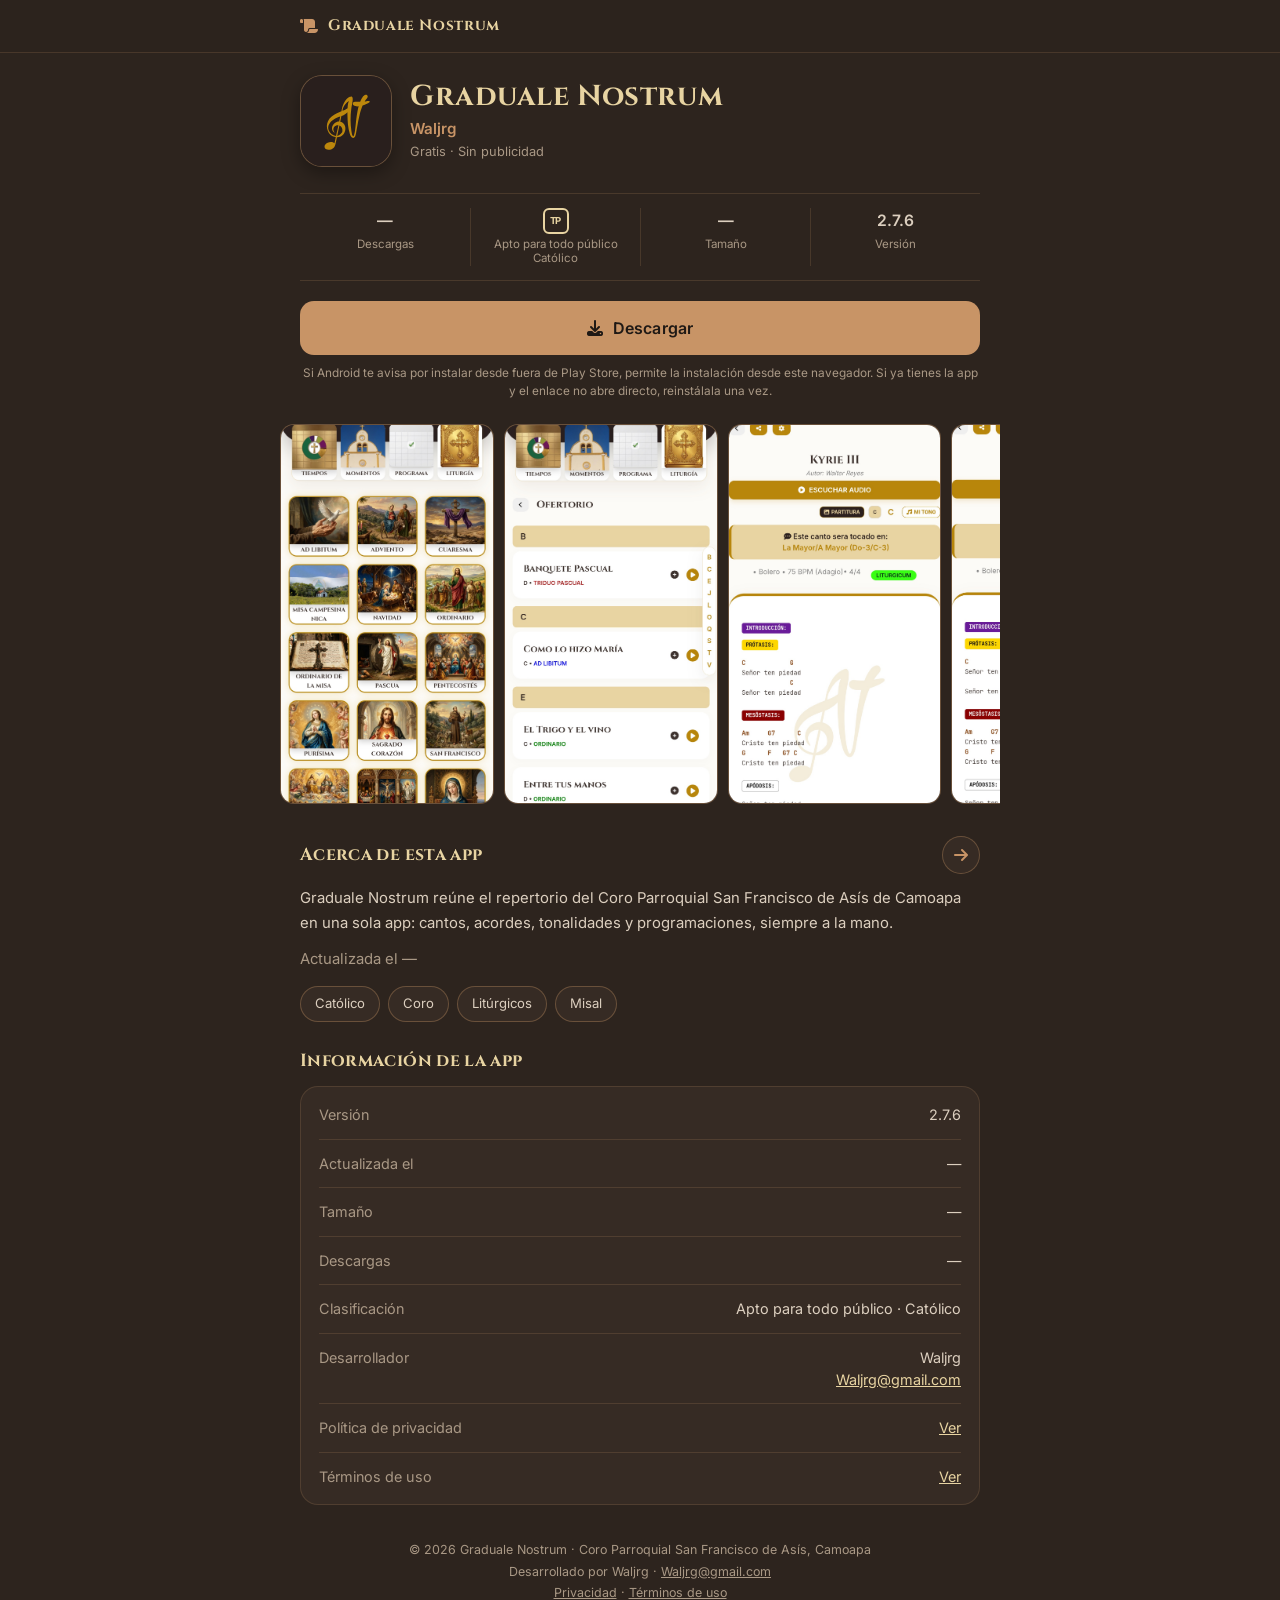
<file: index.html>
<!DOCTYPE html>
<html lang="es">
<head>
<meta charset="UTF-8">
<meta name="viewport" content="width=device-width, initial-scale=1.0, viewport-fit=cover">
<meta name="theme-color" content="#2D241E">
<title>Graduale Nostrum – Cantoral digital católico</title>
<meta name="description" content="Graduale Nostrum — cantoral digital del Coro Parroquial San Francisco de Asís, Camoapa. Cantos, acordes, tonalidades y programaciones. Gratis y sin publicidad.">
<link rel="icon" href="icon.svg">
<link rel="stylesheet" href="https://cdnjs.cloudflare.com/ajax/libs/font-awesome/6.4.0/css/all.min.css">
<link href="https://fonts.googleapis.com/css2?family=Cinzel:wght@400;700&family=Inter:wght@300;400;500;600&display=swap" rel="stylesheet">
<style>
  :root {
    --bg: #2D241E;
    --surface: #362B24;
    --surface-2: #3F332B;
    --text: #DCCFBF;
    --text-dim: #A99885;
    --accent: #C89466;
    --accent-strong: #E8D4A2;
    --line: rgba(200, 148, 102, 0.35);
    --line-soft: rgba(200, 148, 102, 0.18);
  }
  * { box-sizing: border-box; -webkit-tap-highlight-color: transparent; }
  html { scroll-behavior: smooth; }
  body {
    margin: 0;
    background: var(--bg);
    color: var(--text);
    font-family: 'Inter', sans-serif;
    line-height: 1.5;
    padding-bottom: env(safe-area-inset-bottom, 0px);
  }
  a { color: var(--accent-strong); }
  .wrap { max-width: 720px; margin: 0 auto; padding: 0 20px; }

  /* ---------- Barra superior ---------- */
  .topbar {
    position: sticky; top: 0; z-index: 20;
    background: rgba(45,36,30,.94);
    backdrop-filter: blur(8px);
    border-bottom: 1px solid var(--line-soft);
    padding-top: env(safe-area-inset-top, 0px);
  }
  .topbar .wrap { display: flex; align-items: center; gap: 10px; height: 52px; }
  .topbar i { color: var(--accent); }
  .topbar span { font-family: 'Cinzel', serif; font-weight: 700; font-size: .95rem; letter-spacing: .04em; color: var(--accent-strong); }

  /* ---------- Canto compartido ---------- */
  .shared { display: none; margin-top: 18px; }
  .shared.on { display: block; }
  .shared .box {
    background: var(--surface); border: 1px solid var(--line);
    border-radius: 18px; padding: 16px 18px;
    display: flex; align-items: center; gap: 14px;
  }
  .shared .box > i { font-size: 1.4rem; color: var(--accent); }
  .shared small { display: block; color: var(--text-dim); font-size: .75rem; }
  .shared strong { display: block; color: var(--text); font-size: 1.05rem; font-weight: 600; }
  .shared em { font-style: normal; color: var(--accent); font-size: .85rem; }

  /* ---------- Cabecera de la app ---------- */
  .head { display: flex; gap: 18px; align-items: center; padding: 22px 0 6px; }
  .app-icon {
    width: 92px; height: 92px; flex: none; border-radius: 22px; object-fit: cover;
    background: var(--surface); border: 1px solid var(--line);
    box-shadow: 0 6px 18px rgba(0,0,0,.35);
  }
  .head h1 {
    font-family: 'Cinzel', serif; font-weight: 700;
    font-size: 1.55rem; line-height: 1.15; letter-spacing: .02em;
    color: var(--accent-strong); margin: 0 0 4px;
  }
  .dev { color: var(--accent); font-weight: 600; font-size: .95rem; margin: 0; }
  .sub { color: var(--text-dim); font-size: .8rem; margin: 2px 0 0; }

  /* ---------- Fila de datos ---------- */
  .stats {
    display: grid; grid-template-columns: repeat(4, 1fr);
    margin: 20px 0 4px; padding: 14px 0;
    border-top: 1px solid var(--line-soft); border-bottom: 1px solid var(--line-soft);
  }
  .stat { text-align: center; padding: 0 4px; border-left: 1px solid var(--line-soft); min-width: 0; }
  .stat:first-child { border-left: 0; }
  .stat .v { font-weight: 600; font-size: .98rem; color: var(--text); height: 26px; display: flex; align-items: center; justify-content: center; gap: 4px; white-space: nowrap; }
  .stat .l { font-size: .72rem; color: var(--text-dim); margin-top: 3px; line-height: 1.25; }
  .rating-badge {
    display: inline-flex; align-items: center; justify-content: center;
    width: 26px; height: 26px; border: 2px solid var(--accent-strong); border-radius: 6px;
    font-size: .6rem; font-weight: 700; color: var(--accent-strong); letter-spacing: -.02em;
  }
  .skeleton { display: inline-block; width: 46px; height: 12px; border-radius: 6px; background: var(--surface-2); }

  /* ---------- Botón ---------- */
  .cta { padding: 16px 0 6px; }
  a.btn {
    display: flex; align-items: center; justify-content: center; gap: 10px;
    width: 100%; padding: 15px;
    background: var(--accent); color: #1F1915;
    font-weight: 600; font-size: 1rem; text-decoration: none;
    border-radius: 14px; letter-spacing: .01em;
    transition: transform .15s ease, background .15s ease;
  }
  a.btn:active { transform: scale(.98); }
  a.btn:focus-visible, button:focus-visible, .shot:focus-visible { outline: 2px solid var(--accent-strong); outline-offset: 3px; }
  .cta-note { font-size: .74rem; color: var(--text-dim); margin: 10px 2px 0; line-height: 1.5; text-align: center; }

  /* ---------- Capturas ---------- */
  .shots {
    display: flex; gap: 10px; overflow-x: auto; scroll-snap-type: x proximity;
    padding: 18px 20px 10px; margin: 0 -20px; scrollbar-width: none;
  }
  .shots::-webkit-scrollbar { display: none; }
  .shot {
    flex: none; height: 300px; aspect-ratio: 9 / 16; scroll-snap-align: start;
    border-radius: 14px; overflow: hidden; border: 1px solid var(--line);
    background: var(--surface); padding: 0; cursor: zoom-in;
  }
  .shot img { width: 100%; height: 100%; object-fit: cover; display: block; }

  /* ---------- Secciones ---------- */
  section.blk { padding: 22px 0 4px; }
  .blk-head {
    display: flex; align-items: center; justify-content: space-between;
    width: 100%; background: none; border: 0; color: inherit; font: inherit;
    padding: 0; text-align: left; cursor: default;
  }
  button.blk-head { cursor: pointer; }
  .blk-head h2 { font-family: 'Cinzel', serif; font-size: 1.1rem; font-weight: 700; color: var(--accent-strong); margin: 0; letter-spacing: .02em; }
  .blk-head .arrow {
    width: 38px; height: 38px; border-radius: 50%; flex: none;
    display: grid; place-items: center; color: var(--accent);
    border: 1px solid var(--line); background: var(--surface);
  }
  .about-txt { color: var(--text); font-size: .93rem; line-height: 1.65; margin: 12px 0 0; }
  .about-txt.dim { color: var(--text-dim); }

  .chips { display: flex; flex-wrap: wrap; gap: 8px; margin-top: 14px; }
  .chip {
    padding: 7px 14px; border: 1px solid var(--line); border-radius: 999px;
    font-size: .82rem; color: var(--text); background: var(--surface);
  }

  .nov { margin-top: 12px; }
  .nov p { color: var(--text); font-size: .93rem; line-height: 1.65; margin: 0 0 8px; }
  .nov ul { margin: 0 0 8px; padding-left: 20px; }
  .nov li { color: var(--text); font-size: .93rem; line-height: 1.65; margin-bottom: 4px; }
  .nov li::marker { color: var(--accent); }

  .info { margin-top: 12px; background: var(--surface); border: 1px solid var(--line-soft); border-radius: 18px; padding: 4px 18px; }
  .info .row { display: flex; justify-content: space-between; gap: 16px; padding: 13px 0; border-top: 1px solid var(--line-soft); font-size: .9rem; }
  .info .row:first-child { border-top: 0; }
  .info .k { color: var(--text-dim); }
  .info .val { text-align: right; color: var(--text); word-break: break-word; }

  footer { text-align: center; padding: 30px 20px 40px; color: var(--text-dim); font-size: .78rem; line-height: 1.7; }
  footer a { color: var(--text-dim); }

  /* ---------- Hoja "Acerca de esta app" ---------- */
  .sheet {
    position: fixed; inset: 0; z-index: 50; background: var(--bg);
    transform: translateY(100%); visibility: hidden;
    transition: transform .28s ease, visibility 0s linear .28s;
    display: flex; flex-direction: column;
  }
  .sheet.open { transform: none; visibility: visible; transition: transform .28s ease; }
  .sheet-bar {
    display: flex; align-items: center; gap: 12px; flex: none;
    padding: calc(env(safe-area-inset-top, 0px) + 10px) 16px 10px;
    border-bottom: 1px solid var(--line-soft);
  }
  .sheet-bar button {
    width: 40px; height: 40px; border-radius: 50%; border: 0; background: var(--surface);
    color: var(--accent-strong); font-size: 1rem; cursor: pointer;
  }
  .sheet-bar span { font-family: 'Cinzel', serif; font-weight: 700; color: var(--accent-strong); }
  .sheet-body { overflow-y: auto; flex: 1; padding: 8px 0 40px; -webkit-overflow-scrolling: touch; }
  .sheet .wrap { padding-top: 6px; }
  .sheet .eyebrow { font-family: 'Cinzel', serif; font-size: .68rem; letter-spacing: .16em; text-transform: uppercase; color: var(--text-dim); margin: 16px 0 8px; }
  .sheet h1 { font-family: 'Cinzel', serif; font-size: 1.45rem; line-height: 1.25; color: var(--accent-strong); margin: 0 0 12px; }
  .sheet .lead { color: var(--text-dim); font-size: .98rem; line-height: 1.65; margin: 0 0 8px; }
  .sheet .staff { height: 30px; margin: 18px 0 4px; border-top: 1px solid var(--line); border-bottom: 1px solid var(--line);
    background: repeating-linear-gradient(to bottom, transparent 0 9px, var(--line-soft) 9px 10px); }
  .clause { padding: 20px 0 4px; }
  .clause h2 { font-family: 'Cinzel', serif; font-size: 1.05rem; color: var(--accent-strong); margin: 0 0 10px; display: flex; align-items: center; gap: 10px; }
  .clause h2 .ico { width: 30px; height: 30px; flex: none; border-radius: 50%; border: 1px solid var(--line); display: grid; place-items: center; color: var(--accent); font-size: .75rem; }
  .clause p { font-size: .93rem; line-height: 1.7; color: var(--text); margin: 0 0 10px; }
  .clause strong { color: var(--accent-strong); font-weight: 600; }
  .grid-cards { display: grid; grid-template-columns: 1fr 1fr; gap: 10px; }
  .fcard { background: var(--surface); border: 1px solid var(--line-soft); border-radius: 14px; padding: 14px; }
  .fcard i { color: var(--accent); font-size: 1.1rem; }
  .fcard h4 { margin: 8px 0 4px; font-size: .88rem; color: var(--text); }
  .fcard p { margin: 0; font-size: .78rem; line-height: 1.5; color: var(--text-dim); }
  .contact-card { background: var(--surface); border: 1px solid var(--line); border-radius: 16px; padding: 16px 18px; margin-top: 8px; }
  .contact-card h3 { margin: 0 0 10px; font-size: .95rem; color: var(--accent-strong); display: flex; gap: 8px; align-items: center; }
  .contact-card ul { list-style: none; margin: 0; padding: 0; }
  .contact-card li { display: flex; gap: 10px; align-items: baseline; font-size: .88rem; padding: 5px 0; word-break: break-word; }
  .contact-card li i { color: var(--accent); width: 16px; text-align: center; flex: none; }

  /* ---------- Visor de capturas ---------- */
  .lb {
    position: fixed; inset: 0; z-index: 100; background: #120E0B;
    display: none; flex-direction: column;
  }
  .lb.open { display: flex; }
  .lb-top {
    position: absolute; top: 0; left: 0; right: 0; z-index: 2;
    display: flex; justify-content: space-between; align-items: center;
    padding: calc(env(safe-area-inset-top, 0px) + 10px) 14px 10px;
    background: linear-gradient(to bottom, rgba(18,14,11,.85), transparent);
  }
  .lb-top button { width: 42px; height: 42px; border-radius: 50%; border: 0; background: rgba(54,43,36,.9); color: var(--accent-strong); font-size: 1.05rem; cursor: pointer; }
  .lb-count { color: var(--text); font-size: .85rem; background: rgba(54,43,36,.9); padding: 6px 12px; border-radius: 999px; }
  .lb-track { flex: 1; display: flex; overflow-x: auto; scroll-snap-type: x mandatory; scrollbar-width: none; }
  .lb-track::-webkit-scrollbar { display: none; }
  .lb-slide { flex: none; width: 100%; height: 100%; scroll-snap-align: center; display: grid; place-items: center; padding: 56px 0 env(safe-area-inset-bottom, 0px); }
  .lb-slide img { max-width: 100%; max-height: 100%; object-fit: contain; }

  /* ---------- Información dentro de Acerca de ---------- */
  .info button.row {
    width: 100%; background: none; border: 0; border-top: 1px solid var(--line-soft);
    color: inherit; font: inherit; font-size: .9rem; text-align: left; cursor: pointer; align-items: center;
  }
  .info button.row .val { display: flex; align-items: center; gap: 10px; color: var(--accent-strong); }
  .info button.row .val i { color: var(--accent); font-size: .8rem; }
  #permSheet { z-index: 60; }
  .perm { display: flex; gap: 14px; padding: 16px 0; border-top: 1px solid var(--line-soft); }
  .perm:first-of-type { border-top: 0; }
  .perm .pi { width: 42px; height: 42px; flex: none; border-radius: 50%; border: 1px solid var(--line); background: var(--surface); display: grid; place-items: center; color: var(--accent); }
  .perm h4 { margin: 0 0 3px; font-size: .98rem; color: var(--accent-strong); }
  .perm p { margin: 0; font-size: .86rem; line-height: 1.6; color: var(--text-dim); }
  .perm-note { margin-top: 10px; font-size: .8rem; color: var(--text-dim); line-height: 1.6; }
  .compat-status { display: flex; gap: 14px; align-items: center; background: var(--surface); border: 1px solid var(--line); border-radius: 16px; padding: 14px 16px; margin-bottom: 10px; }
  .compat-status > i { font-size: 1.4rem; flex: none; }
  .compat-status.ok > i { color: #9BC28A; }
  .compat-status.bad > i { color: #D98B7A; }
  .compat-status strong { display: block; color: var(--text); font-size: .95rem; font-weight: 600; }
  .compat-status small { display: block; color: var(--text-dim); font-size: .78rem; line-height: 1.5; margin-top: 2px; }

  @media (min-width: 640px) {
    .shot { height: 380px; }
    .head h1 { font-size: 1.8rem; }
  }
  @media (prefers-reduced-motion: reduce) {
    html { scroll-behavior: auto; }
    .sheet, .sheet.open, a.btn { transition: none; }
  }
</style>
</head>
<body>

<div class="topbar">
  <div class="wrap"><i class="fa-solid fa-scroll"></i><span>Graduale Nostrum</span></div>
</div>

<main class="wrap">

  <!-- Canto compartido (solo aparece si el enlace trae ?titulo=) -->
  <div class="shared" id="shared">
    <div class="box">
      <i class="fa-solid fa-music"></i>
      <div>
        <small>Te han compartido un canto</small>
        <strong id="sharedTitulo"></strong>
        <em id="sharedTono"></em>
      </div>
    </div>
  </div>

  <!-- Cabecera -->
  <div class="head">
    <img class="app-icon" src="icon.svg" alt="Icono de Graduale Nostrum" width="92" height="92">
    <div>
      <h1>Graduale Nostrum</h1>
      <p class="dev">Waljrg</p>
      <p class="sub">Gratis · Sin publicidad</p>
    </div>
  </div>

  <!-- Datos -->
  <div class="stats" role="list">
    <div class="stat" role="listitem">
      <div class="v" id="stDescargas"><span class="skeleton"></span></div>
      <div class="l">Descargas</div>
    </div>
    <div class="stat" role="listitem">
      <div class="v"><span class="rating-badge" aria-hidden="true">TP</span></div>
      <div class="l">Apto para todo público<br>Católico</div>
    </div>
    <div class="stat" role="listitem">
      <div class="v" id="stTamano"><span class="skeleton"></span></div>
      <div class="l">Tamaño</div>
    </div>
    <div class="stat" role="listitem">
      <div class="v" id="stVersion"><span class="skeleton"></span></div>
      <div class="l">Versión</div>
    </div>
  </div>

  <!-- Botón -->
  <div class="cta">
    <a class="btn" id="btnInstalar" href="#"><i class="fa-solid fa-download"></i> Descargar</a>
    <p class="cta-note">Si Android te avisa por instalar desde fuera de Play Store, permite la instalación desde este navegador. Si ya tienes la app y el enlace no abre directo, reinstálala una vez.</p>
  </div>

  <!-- Capturas -->
  <div class="shots" id="shots" aria-label="Capturas de pantalla"></div>

  <!-- Acerca de -->
  <section class="blk">
    <button class="blk-head" id="btnAcerca" aria-haspopup="dialog">
      <h2>Acerca de esta app</h2>
      <span class="arrow"><i class="fa-solid fa-arrow-right"></i></span>
    </button>
    <p class="about-txt">Graduale Nostrum reúne el repertorio del Coro Parroquial San Francisco de Asís de Camoapa en una sola app: cantos, acordes, tonalidades y programaciones, siempre a la mano.</p>
    <p class="about-txt dim">Actualizada el <span id="abFecha">—</span></p>
    <div class="chips" aria-label="Categorías">
      <span class="chip">Católico</span>
      <span class="chip">Coro</span>
      <span class="chip">Litúrgicos</span>
      <span class="chip">Misal</span>
    </div>
  </section>

  <!-- Novedades (texto del release en GitHub) -->
  <section class="blk" id="secNovedades" hidden>
    <div class="blk-head"><h2>Novedades</h2></div>
    <p class="about-txt dim" id="novVersion"></p>
    <div class="nov" id="novTxt"></div>
  </section>

  <!-- Información -->
  <section class="blk">
    <div class="blk-head"><h2>Información de la app</h2></div>
    <div class="info">
      <div class="row"><span class="k">Versión</span><span class="val" id="inVersion">—</span></div>
      <div class="row"><span class="k">Actualizada el</span><span class="val" id="inFecha">—</span></div>
      <div class="row"><span class="k">Tamaño</span><span class="val" id="inTamano">—</span></div>
      <div class="row"><span class="k">Descargas</span><span class="val" id="inDescargas">—</span></div>
      <div class="row"><span class="k">Clasificación</span><span class="val">Apto para todo público · Católico</span></div>
      <div class="row"><span class="k">Desarrollador</span><span class="val">Waljrg<br><a href="mailto:Waljrg@gmail.com">Waljrg@gmail.com</a></span></div>
      <div class="row"><span class="k">Política de privacidad</span><span class="val"><a href="https://waljrg.github.io/graduale-links/privacidad.html">Ver</a></span></div>
      <div class="row"><span class="k">Términos de uso</span><span class="val"><a href="https://waljrg.github.io/graduale-links/terminos.html">Ver</a></span></div>
    </div>
  </section>

</main>

<footer>
  © 2026 Graduale Nostrum · Coro Parroquial San Francisco de Asís, Camoapa<br>
  Desarrollado por Waljrg ·
  <a href="mailto:Waljrg@gmail.com">Waljrg@gmail.com</a><br>
  <a href="https://waljrg.github.io/graduale-links/privacidad.html">Privacidad</a> · <a href="https://waljrg.github.io/graduale-links/terminos.html">Términos de uso</a>
</footer>

<!-- Hoja: Acerca de esta app (texto de acercade.html) -->
<div class="sheet" id="sheet" role="dialog" aria-modal="true" aria-labelledby="sheetTitle">
  <div class="sheet-bar">
    <button id="sheetClose" aria-label="Volver"><i class="fa-solid fa-arrow-left"></i></button>
    <span id="sheetTitle">Acerca de esta app</span>
  </div>
  <div class="sheet-body">
    <div class="wrap">
      <div class="eyebrow">Acerca de la aplicación</div>
      <h1>Un cantoral digital para acompañar la liturgia</h1>
      <p class="lead">Graduale Nostrum reúne el repertorio del Coro Parroquial San Francisco de Asís de Camoapa en una sola app: cantos, acordes, tonalidades y programaciones, siempre a la mano.</p>
      <div class="staff"></div>

      <section class="clause">
        <h2><span class="ico"><i class="fa-solid fa-book-open"></i></span>¿Qué es Graduale Nostrum?</h2>
        <p><strong>Graduale Nostrum</strong> es una aplicación gratuita, sin publicidad, creada originalmente para uso del <strong>Coro Parroquial San Francisco de Asís de Camoapa, Boaco (Nicaragua)</strong>, con el fin de organizar y facilitar el acceso al repertorio de cantos utilizados en la liturgia: letras, acordes, tonalidades y el orden de las celebraciones.</p>
        <p>Aunque nació como una herramienta interna del coro, la aplicación está abierta a evolucionar hacia un público más amplio, manteniendo siempre su espíritu de servicio a la música litúrgica.</p>
      </section>

      <section class="clause">
        <h2><span class="ico"><i class="fa-solid fa-music"></i></span>Funcionalidades principales</h2>
        <div class="grid-cards">
          <div class="fcard"><i class="fa-solid fa-book-bible"></i><h4>Catálogo de cantos</h4><p>Letras y acordes organizados por categoría, con búsqueda y filtros.</p></div>
          <div class="fcard"><i class="fa-solid fa-sliders"></i><h4>Transposición de tono</h4><p>Cambia la tonalidad de cada canto y guarda tu tono personal.</p></div>
          <div class="fcard"><i class="fa-solid fa-calendar-days"></i><h4>Programaciones</h4><p>Organiza el orden de cantos para cada celebración o ensayo.</p></div>
          <div class="fcard"><i class="fa-solid fa-file-pdf"></i><h4>Exportación en PDF</h4><p>Genera y comparte hojas de canto o programaciones en PDF.</p></div>
          <div class="fcard"><i class="fa-solid fa-wifi"></i><h4>Modo sin conexión</h4><p>El repertorio queda disponible en el dispositivo aunque no haya internet.</p></div>
          <div class="fcard"><i class="fa-solid fa-bell"></i><h4>Avisos y notificaciones</h4><p>Recibe avisos importantes del coro directamente en la app.</p></div>
          <div class="fcard"><i class="fa-solid fa-palette"></i><h4>Temas visuales</h4><p>Modo claro, oscuro, sepia y pergamino para leer con comodidad.</p></div>
          <div class="fcard"><i class="fa-solid fa-user-shield"></i><h4>Cuenta personal</h4><p>Inicio de sesión opcional para guardar preferencias y tonos.</p></div>
        </div>
      </section>

      <section class="clause">
        <h2><span class="ico"><i class="fa-solid fa-tag"></i></span>Costo y publicidad</h2>
        <p>Graduale Nostrum es <strong>completamente gratuita</strong>. No contiene anuncios publicitarios, compras dentro de la aplicación ni modelos de suscripción. Fue desarrollada como un servicio para la comunidad parroquial y, en general, para todo público interesado en el canto litúrgico.</p>
      </section>

      <section class="clause">
        <h2><span class="ico"><i class="fa-solid fa-church"></i></span>El coro</h2>
        <p>Graduale Nostrum acompaña el servicio musical del <strong>Coro Parroquial San Francisco de Asís – Camoapa</strong>, cuya labor es animar la liturgia de la parroquia con canto y música.</p>
        <div class="contact-card">
          <h3><i class="fa-solid fa-people-group"></i> Coro Parroquial San Francisco de Asís – Camoapa</h3>
          <ul>
            <li><i class="fa-solid fa-envelope"></i> <a href="mailto:Corosfocamoapa@gmail.com">Corosfocamoapa@gmail.com</a></li>
            <li><i class="fa-solid fa-phone"></i> <a href="tel:+50582153417">8215 3417</a></li>
            <li><i class="fa-brands fa-facebook"></i> <a href="https://www.facebook.com/Corosfocamoapa" target="_blank" rel="noopener">Facebook: Corosfocamoapa</a></li>
            <li><i class="fa-brands fa-tiktok"></i> <a href="https://www.tiktok.com/@Corosfocamoapa" target="_blank" rel="noopener">TikTok: Corosfocamoapa</a></li>
          </ul>
        </div>
      </section>

      <section class="clause">
        <h2><span class="ico"><i class="fa-solid fa-code"></i></span>Desarrollador</h2>
        <p>La aplicación es diseñada y mantenida de forma independiente por <strong>Walter Reyes</strong>, desarrollador autónomo radicado en Camoapa, Boaco, Nicaragua.</p>
        <div class="contact-card">
          <h3><i class="fa-solid fa-user"></i> Walter Reyes</h3>
          <ul>
            <li><i class="fa-solid fa-envelope"></i> <a href="mailto:Waljrg@gmail.com">Waljrg@gmail.com</a></li>
            <li><i class="fa-solid fa-phone"></i> <a href="tel:+50557641820">+505 5764 1820</a></li>
            <li><i class="fa-solid fa-location-dot"></i> Camoapa, Boaco, Nicaragua</li>
            <li><i class="fa-solid fa-globe"></i> <a href="https://waljrg.github.io/Corosfocamoapa/" target="_blank" rel="noopener">waljrg.github.io/Corosfocamoapa</a></li>
          </ul>
        </div>
      </section>

      <section class="clause">
        <h2><span class="ico"><i class="fa-solid fa-scale-balanced"></i></span>Documentos legales</h2>
        <p>Antes de usar la aplicación, te invitamos a leer nuestra <a href="https://waljrg.github.io/graduale-links/privacidad.html">Política de Privacidad</a> y nuestros <a href="https://waljrg.github.io/graduale-links/terminos.html">Términos de Uso</a>, donde se explica en detalle qué información se recopila y bajo qué condiciones se ofrece el servicio.</p>
      </section>

      <section class="clause">
        <h2><span class="ico"><i class="fa-solid fa-circle-info"></i></span>Información de la app</h2>
        <div class="info">
          <div class="row"><span class="k">Versión</span><span class="val" id="sInVersion">—</span></div>
          <div class="row"><span class="k">Actualizada el</span><span class="val" id="sInFecha">—</span></div>
          <div class="row"><span class="k">Fecha de lanzamiento</span><span class="val">7 jun 2026</span></div>
          <div class="row"><span class="k">Tamaño</span><span class="val" id="sInTamano">—</span></div>
          <div class="row"><span class="k">Descargas</span><span class="val" id="sInDescargas">—</span></div>
          <div class="row"><span class="k">Clasificación</span><span class="val">Apto para todo público · Católico</span></div>
          <div class="row"><span class="k">Categorías</span><span class="val">Católico, Coro, Litúrgicos, Misal</span></div>
          <div class="row"><span class="k">Desarrollador</span><span class="val">Waljrg<br><a href="mailto:Waljrg@gmail.com">Waljrg@gmail.com</a></span></div>
          <button class="row" id="btnPermisos" type="button" aria-haspopup="dialog"><span class="k">Permisos de la app</span><span class="val">Ver <i class="fa-solid fa-chevron-right"></i></span></button>
          <div class="row"><span class="k">Política de privacidad</span><span class="val"><a href="https://waljrg.github.io/graduale-links/privacidad.html">Ver</a></span></div>
          <div class="row"><span class="k">Términos de uso</span><span class="val"><a href="https://waljrg.github.io/graduale-links/terminos.html">Ver</a></span></div>
        </div>
      </section>

      <section class="clause" id="compatSec" hidden>
        <h2><span class="ico"><i class="fa-solid fa-mobile-screen"></i></span>Compatibilidad</h2>
        <div class="compat-status" id="compatStatus"></div>
        <div class="info" id="compatRows"></div>
      </section>
    </div>
  </div>
</div>

<!-- Hoja: Permisos de la app -->
<div class="sheet" id="permSheet" role="dialog" aria-modal="true" aria-labelledby="permTitle">
  <div class="sheet-bar">
    <button id="permClose" aria-label="Volver"><i class="fa-solid fa-arrow-left"></i></button>
    <span id="permTitle">Permisos de la app</span>
  </div>
  <div class="sheet-body">
    <div class="wrap">
      <p class="lead" style="margin-top:14px">Graduale Nostrum puede solicitar estos permisos en tu dispositivo:</p>
      <div class="perm">
        <div class="pi"><i class="fa-solid fa-microphone"></i></div>
        <div><h4>Micrófono</h4><p>Para el botón CORO, que sigue la letra del canto en vivo mediante reconocimiento de voz.</p></div>
      </div>
      <div class="perm">
        <div class="pi"><i class="fa-solid fa-bell"></i></div>
        <div><h4>Notificaciones</h4><p>Para recibir avisos del coro y de nuevos cantos.</p></div>
      </div>
      <div class="perm">
        <div class="pi"><i class="fa-solid fa-folder-open"></i></div>
        <div><h4>Almacenamiento</h4><p>Para guardar en tu dispositivo los archivos que exportas (PDF, imágenes, ZIP, JSON).</p></div>
      </div>
      <p class="perm-note">Puedes cambiar estos permisos en cualquier momento desde los Ajustes de Android.</p>
    </div>
  </div>
</div>

<!-- Visor de capturas -->
<div class="lb" id="lb" role="dialog" aria-modal="true" aria-label="Capturas de pantalla">
  <div class="lb-top">
    <span class="lb-count" id="lbCount"></span>
    <button id="lbClose" aria-label="Cerrar"><i class="fa-solid fa-xmark"></i></button>
  </div>
  <div class="lb-track" id="lbTrack"></div>
</div>

<script>
  // ===== CONFIGURA AQUÍ =====
  const APK_URL  = "https://github.com/Waljrg/graduale-links/releases/latest/download/Gradualenostrum.apk";
  const REPO     = "Waljrg/graduale-links";   // repo público donde se publican los releases
  const CAPTURAS = 7;                          // f1.jpg … f7.jpg
  const VERSION_JSON = "../version.json";      // version.json en la raíz del repo (esta página está en /canto/)
  const MIN_ANDROID = 6;                       // versión mínima de Android que soporta la app
  const MIN_ANDROID_TXT = "6.0";
  // ===========================

  const $ = id => document.getElementById(id);
  $('btnInstalar').href = APK_URL;

  /* ---------- Canto compartido ---------- */
  const params = new URLSearchParams(window.location.search);
  const safeDecode = s => { try { return decodeURIComponent(s); } catch (e) { return s; } };
  const titulo = params.get('titulo');
  const tono = params.get('tono');
  if (titulo) {
    $('sharedTitulo').textContent = safeDecode(titulo);
    if (tono) $('sharedTono').textContent = 'Tono: ' + safeDecode(tono);
    $('shared').classList.add('on');
  }

  /* ---------- Capturas ---------- */
  const shotsEl = $('shots');
  for (let i = 1; i <= CAPTURAS; i++) {
    const b = document.createElement('button');
    b.className = 'shot';
    b.setAttribute('aria-label', 'Abrir captura ' + i);
    const img = new Image();
    img.src = 'f' + i + '.jpg';
    img.alt = 'Captura ' + i + ' de Graduale Nostrum';
    img.loading = 'lazy';
    img.onerror = () => b.remove();
    b.appendChild(img);
    shotsEl.appendChild(b);
  }
  shotsEl.addEventListener('click', e => {
    const b = e.target.closest('.shot');
    if (!b) return;
    abrirVisor([...shotsEl.querySelectorAll('.shot')].indexOf(b));
  });

  /* ---------- Capas (visor, Acerca de, Permisos) con botón atrás ---------- */
  const capas = [];
  const mapaCapas = { sheet: $('sheet'), perm: $('permSheet'), lb: $('lb') };
  function sincronizar() { document.body.style.overflow = capas.length ? 'hidden' : ''; }
  function abrirCapa(n) {
    if (capas.includes(n)) return;
    mapaCapas[n].classList.add('open');
    capas.push(n);
    history.pushState({ capa: n }, '');
    sincronizar();
  }
  function cerrarCapaSuperior() {
    const n = capas.pop();
    if (!n) return;
    mapaCapas[n].classList.remove('open');
    sincronizar();
  }
  function volver() { if (capas.length) history.back(); }
  window.addEventListener('popstate', cerrarCapaSuperior);

  /* ---------- Visor pantalla completa ---------- */
  const lb = $('lb'), lbTrack = $('lbTrack'), lbCount = $('lbCount');

  function abrirVisor(idx) {
    const imgs = [...shotsEl.querySelectorAll('.shot img')];
    lbTrack.innerHTML = '';
    imgs.forEach(im => {
      const s = document.createElement('div');
      s.className = 'lb-slide';
      const c = new Image();
      c.src = im.src; c.alt = im.alt;
      s.appendChild(c);
      lbTrack.appendChild(s);
    });
    abrirCapa('lb');
    lbTrack.scrollLeft = idx * lbTrack.clientWidth;
    actualizarContador();
  }
  function actualizarContador() {
    const n = lbTrack.children.length;
    const i = Math.round(lbTrack.scrollLeft / (lbTrack.clientWidth || 1));
    lbCount.textContent = (i + 1) + ' / ' + n;
  }
  lbTrack.addEventListener('scroll', actualizarContador, { passive: true });
  $('lbClose').addEventListener('click', volver);

  /* ---------- Acerca de esta app y Permisos (hojas internas) ---------- */
  $('btnAcerca').addEventListener('click', () => {
    abrirCapa('sheet');
    mapaCapas.sheet.querySelector('.sheet-body').scrollTop = 0;
  });
  $('sheetClose').addEventListener('click', volver);
  $('btnPermisos').addEventListener('click', () => {
    abrirCapa('perm');
    mapaCapas.perm.querySelector('.sheet-body').scrollTop = 0;
  });
  $('permClose').addEventListener('click', volver);

  document.addEventListener('keydown', e => {
    if (e.key === 'Escape') volver();
    if (capas[capas.length - 1] === 'lb' && (e.key === 'ArrowRight' || e.key === 'ArrowLeft')) {
      lbTrack.scrollBy({ left: (e.key === 'ArrowRight' ? 1 : -1) * lbTrack.clientWidth, behavior: 'smooth' });
    }
  });

  /* ---------- Datos reales desde GitHub Releases ---------- */
  const MESES = ['enero','febrero','marzo','abril','mayo','junio','julio','agosto','septiembre','octubre','noviembre','diciembre'];
  function fmtFecha(iso) {
    const d = new Date(iso);
    return d.getDate() + ' de ' + MESES[d.getMonth()] + ' de ' + d.getFullYear();
  }
  function fmtTamano(bytes) {
    const mb = bytes / (1024 * 1024);
    return (mb >= 10 ? Math.round(mb) : mb.toFixed(1)).toString().replace('.', ',') + ' MB';
  }
  // Número exacto de descargas (suma de todos los APK publicados), con separador de miles
  function fmtDescargas(n) {
    return String(n).replace(/\B(?=(\d{3})+(?!\d))/g, ',');
  }
  // Busca la versión (ej. 2.7.1) en el título del release, el tag, el nombre del APK o las notas
  function extraerVersion(rel, apk) {
    const sem = /\d+\.\d+(?:\.\d+)*/;
    const fuentes = [rel.name, rel.tag_name, apk && apk.name];
    for (const f of fuentes) { const m = (f || '').match(sem); if (m) return m[0]; }
    const mb = (rel.body || '').match(/(?:versi[oó]n|version|v)\s*(\d+\.\d+(?:\.\d+)*)/i);
    if (mb) return mb[1];
    return (rel.tag_name || rel.name || '—').replace(/^v/i, '');
  }
  function pintarNovedades(body, version) {
    const t = (body || '').replace(/\r/g, '').trim();
    const sec = $('secNovedades'), cont = $('novTxt');
    cont.innerHTML = '';
    if (!t) { sec.hidden = true; return; }
    const limpiar = x => x.replace(/^#+\s*/, '').replace(/\*\*(.*?)\*\*/g, '$1');
    let ul = null;
    t.split('\n').forEach(l => {
      l = l.trim();
      if (!l) { ul = null; return; }
      const m = l.match(/^[-*•]\s+(.*)/);
      if (m) {
        if (!ul) { ul = document.createElement('ul'); cont.appendChild(ul); }
        const li = document.createElement('li'); li.textContent = limpiar(m[1]); ul.appendChild(li);
      } else {
        ul = null;
        const p = document.createElement('p'); p.textContent = limpiar(l); cont.appendChild(p);
      }
    });
    $('novVersion').textContent = 'Versión ' + version;
    sec.hidden = false;
  }
  let datosActuales = null;
  function pintar(d) {
    datosActuales = d;
    const v = x => x || '—';
    $('stDescargas').textContent = v(d.descargas);
    $('stTamano').textContent = v(d.tamano);
    $('stVersion').textContent = v(d.version);
    $('inVersion').textContent = v(d.version);
    $('inFecha').textContent = v(d.fecha);
    $('abFecha').textContent = v(d.fecha);
    $('inTamano').textContent = v(d.tamano);
    $('inDescargas').textContent = v(d.descargas);
    $('sInVersion').textContent = v(d.version);
    $('sInFecha').textContent = v(d.fecha);
    $('sInTamano').textContent = v(d.tamano);
    $('sInDescargas').textContent = v(d.descargas);
    pintarNovedades(d.novedades, d.version || '—');
    renderCompat();
  }
  function sinDatos() {
    ['stDescargas','stTamano','stVersion'].forEach(id => $(id).textContent = '—');
  }

  // Caché local para mostrar datos al instante y como respaldo si la API falla o hay límite de peticiones
  const CK = 'gn_release_v3';
  let cache = null;
  try { cache = JSON.parse(localStorage.getItem(CK)); if (cache) pintar(cache); } catch (e) {}

  const leerRelease = () => fetch('https://api.github.com/repos/' + REPO + '/releases?per_page=100')
    .then(r => { if (!r.ok) throw new Error(r.status); return r.json(); })
    .then(rels => {
      const pub = rels.filter(r => !r.draft && !r.prerelease);
      if (!pub.length) throw new Error('sin releases');
      const ultimo = pub[0];
      const apk = (ultimo.assets || []).find(a => /\.apk$/i.test(a.name)) || (ultimo.assets || [])[0];
      let total = 0;
      pub.forEach(r => (r.assets || []).forEach(a => { if (/\.apk$/i.test(a.name)) total += a.download_count || 0; }));
      return {
        version: extraerVersion(ultimo, apk),
        fecha: fmtFecha(ultimo.published_at || ultimo.created_at),
        tamano: apk ? fmtTamano(apk.size) : '—',
        descargas: fmtDescargas(total),
        novedades: ultimo.body || ''
      };
    });

  // version.json (raíz del repo): la versión real de la app y, opcionalmente, las novedades
  const leerVersionJson = () => fetch(VERSION_JSON, { cache: 'no-store' })
    .then(r => { if (!r.ok) throw new Error(r.status); return r.json(); })
    .then(j => {
      const out = {};
      if (typeof j === 'string' || typeof j === 'number') { out.version = String(j); return out; }
      const pick = (o, ks) => { for (const k of ks) if (o && o[k] != null && o[k] !== '') return o[k]; return null; };
      const ver = pick(j, ['version', 'versionName', 'version_name', 'versión', 'v']);
      if (ver != null) out.version = String(ver).replace(/^v/i, '');
      const nov = pick(j, ['novedades', 'notas', 'notes', 'changelog', 'whatsNew']);
      if (nov != null) out.novedades = Array.isArray(nov) ? nov.join('\n') : String(nov);
      return out;
    });

  Promise.allSettled([leerRelease(), leerVersionJson()]).then(([rr, vj]) => {
    const nuevo = {};
    if (rr.status === 'fulfilled') Object.assign(nuevo, rr.value);
    // La versión de version.json manda sobre la que se deduzca del release
    if (vj.status === 'fulfilled') {
      if (vj.value.version) nuevo.version = vj.value.version;
      if (vj.value.novedades) nuevo.novedades = vj.value.novedades;
    }
    if (!Object.keys(nuevo).length) { if (!cache) sinDatos(); return; }
    const datos = Object.assign({}, cache || {}, nuevo);
    pintar(datos);
    try { localStorage.setItem(CK, JSON.stringify(datos)); } catch (e) {}
  });

  /* ---------- Compatibilidad con el dispositivo ---------- */
  let dispositivo = null;
  function marcaDe(m) {
    const reglas = [
      [/^(SM-|GT-|SC-|SGH-|Galaxy)/i, 'Samsung'], [/^Pixel/i, 'Google'],
      [/^(Redmi|POCO|Mi\s|M\d{4}[A-Z0-9]+$|\d{6,8}[A-Z]{1,3}$)/i, 'Xiaomi'],
      [/^(moto|XT\d{4})/i, 'Motorola'], [/^TECNO/i, 'TECNO'], [/^Infinix/i, 'Infinix'], [/^itel/i, 'itel'],
      [/^HONOR/i, 'HONOR'], [/^(HUAWEI|[A-Z]{3}-L\d{2}|[A-Z]{3}-LX\d)/i, 'Huawei'],
      [/^CPH\d/i, 'OPPO'], [/^RMX\d/i, 'realme'], [/^(vivo|V\d{4})/i, 'vivo'],
      [/^(LM-|LG-)/i, 'LG'], [/^Nokia/i, 'Nokia'], [/^OnePlus/i, 'OnePlus']
    ];
    for (const [re, marca] of reglas) if (re.test(m)) return marca;
    return '';
  }
  async function detectarDispositivo() {
    const ua = navigator.userAgent || '';
    const esIOS = /iPhone|iPad|iPod/i.test(ua) || (navigator.platform === 'MacIntel' && navigator.maxTouchPoints > 1);
    if (esIOS) return { plataforma: 'ios' };
    if (!/Android/i.test(ua)) return { plataforma: 'otro' };
    let ver = null, modelo = '';
    const mv = ua.match(/Android\s([\d.]+)/i);
    if (mv) ver = parseFloat(mv[1]);
    const mm = ua.match(/Android\s[\d.]+;\s*([^;)]+)/i);
    if (mm) modelo = mm[1].replace(/\sBuild\/.*$/i, '').trim();
    try {
      const uad = navigator.userAgentData;
      if (uad && uad.getHighEntropyValues) {
        const h = await uad.getHighEntropyValues(['model', 'platformVersion']);
        if (h.model) modelo = h.model;
        if (h.platformVersion && parseFloat(h.platformVersion) > 0) ver = parseFloat(h.platformVersion);
      }
    } catch (e) {}
    // Chrome reduce el UA y a veces devuelve "K" o "wv" en lugar del modelo real
    if (!modelo || modelo.length < 2 || /^(K|wv)$/i.test(modelo)) modelo = '';
    return { plataforma: 'android', androidVer: ver, modelo, marca: modelo ? marcaDe(modelo) : '' };
  }
  function renderCompat() {
    const sec = $('compatSec'), dv = dispositivo;
    // Si no se puede analizar el dispositivo, la sección no se muestra
    if (!dv || dv.plataforma === 'otro' || (dv.plataforma === 'android' && dv.androidVer == null)) { sec.hidden = true; return; }
    const d = datosActuales || {};
    const ok = dv.plataforma === 'android' && dv.androidVer >= MIN_ANDROID;
    const st = $('compatStatus');
    st.className = 'compat-status ' + (ok ? 'ok' : 'bad');
    st.innerHTML = '';
    const ic = document.createElement('i');
    ic.className = 'fa-solid ' + (ok ? 'fa-circle-check' : 'fa-circle-xmark');
    const tx = document.createElement('div');
    const t1 = document.createElement('strong'), t2 = document.createElement('small');
    if (ok) {
      t1.textContent = 'Funciona en tu dispositivo';
      t2.textContent = 'Tu versión de Android es compatible con Graduale Nostrum.';
    } else if (dv.plataforma === 'ios') {
      t1.textContent = 'No disponible para este dispositivo';
      t2.textContent = 'Graduale Nostrum es una app para Android.';
    } else {
      t1.textContent = 'No compatible con tu dispositivo';
      t2.textContent = 'Necesitas Android ' + MIN_ANDROID_TXT + ' o superior.';
    }
    tx.append(t1, t2); st.append(ic, tx);

    const filas = [];
    if (dv.plataforma === 'ios') filas.push(['Sistema', 'iOS']);
    if (dv.marca) filas.push(['Marca', dv.marca]);
    if (dv.modelo) filas.push(['Modelo', dv.modelo]);
    if (dv.plataforma === 'android') filas.push(['Tu versión de Android', 'Android ' + dv.androidVer]);
    filas.push(['Requiere', 'Android ' + MIN_ANDROID_TXT + ' o superior']);
    filas.push(['Versión de la app', d.version || '—']);
    filas.push(['Tamaño de descarga', d.tamano || '—']);
    const cont = $('compatRows');
    cont.innerHTML = '';
    filas.forEach(([k, v]) => {
      const r = document.createElement('div'); r.className = 'row';
      const a = document.createElement('span'); a.className = 'k'; a.textContent = k;
      const b = document.createElement('span'); b.className = 'val'; b.textContent = v;
      r.append(a, b); cont.appendChild(r);
    });
    sec.hidden = false;
  }
  detectarDispositivo().then(d => { dispositivo = d; renderCompat(); });

  /* ---------- Intento forzado de abrir la app (canto compartido) ---------- */
  // Necesario porque WhatsApp, Instagram, etc. abren los links en su navegador integrado,
  // lo que evita que Android detecte que la app puede manejar el enlace.
  const id = params.get('id');
  if (id) {
    const fallbackUrl = window.location.href;
    const intentUrl = `intent://waljrg.github.io/graduale-links/canto/${window.location.search}#Intent;scheme=https;package=com.waljrg.graduale;S.browser_fallback_url=${encodeURIComponent(fallbackUrl)};end`;
    window.location.href = intentUrl;
  }
</script>
</body>
</html>
</file>
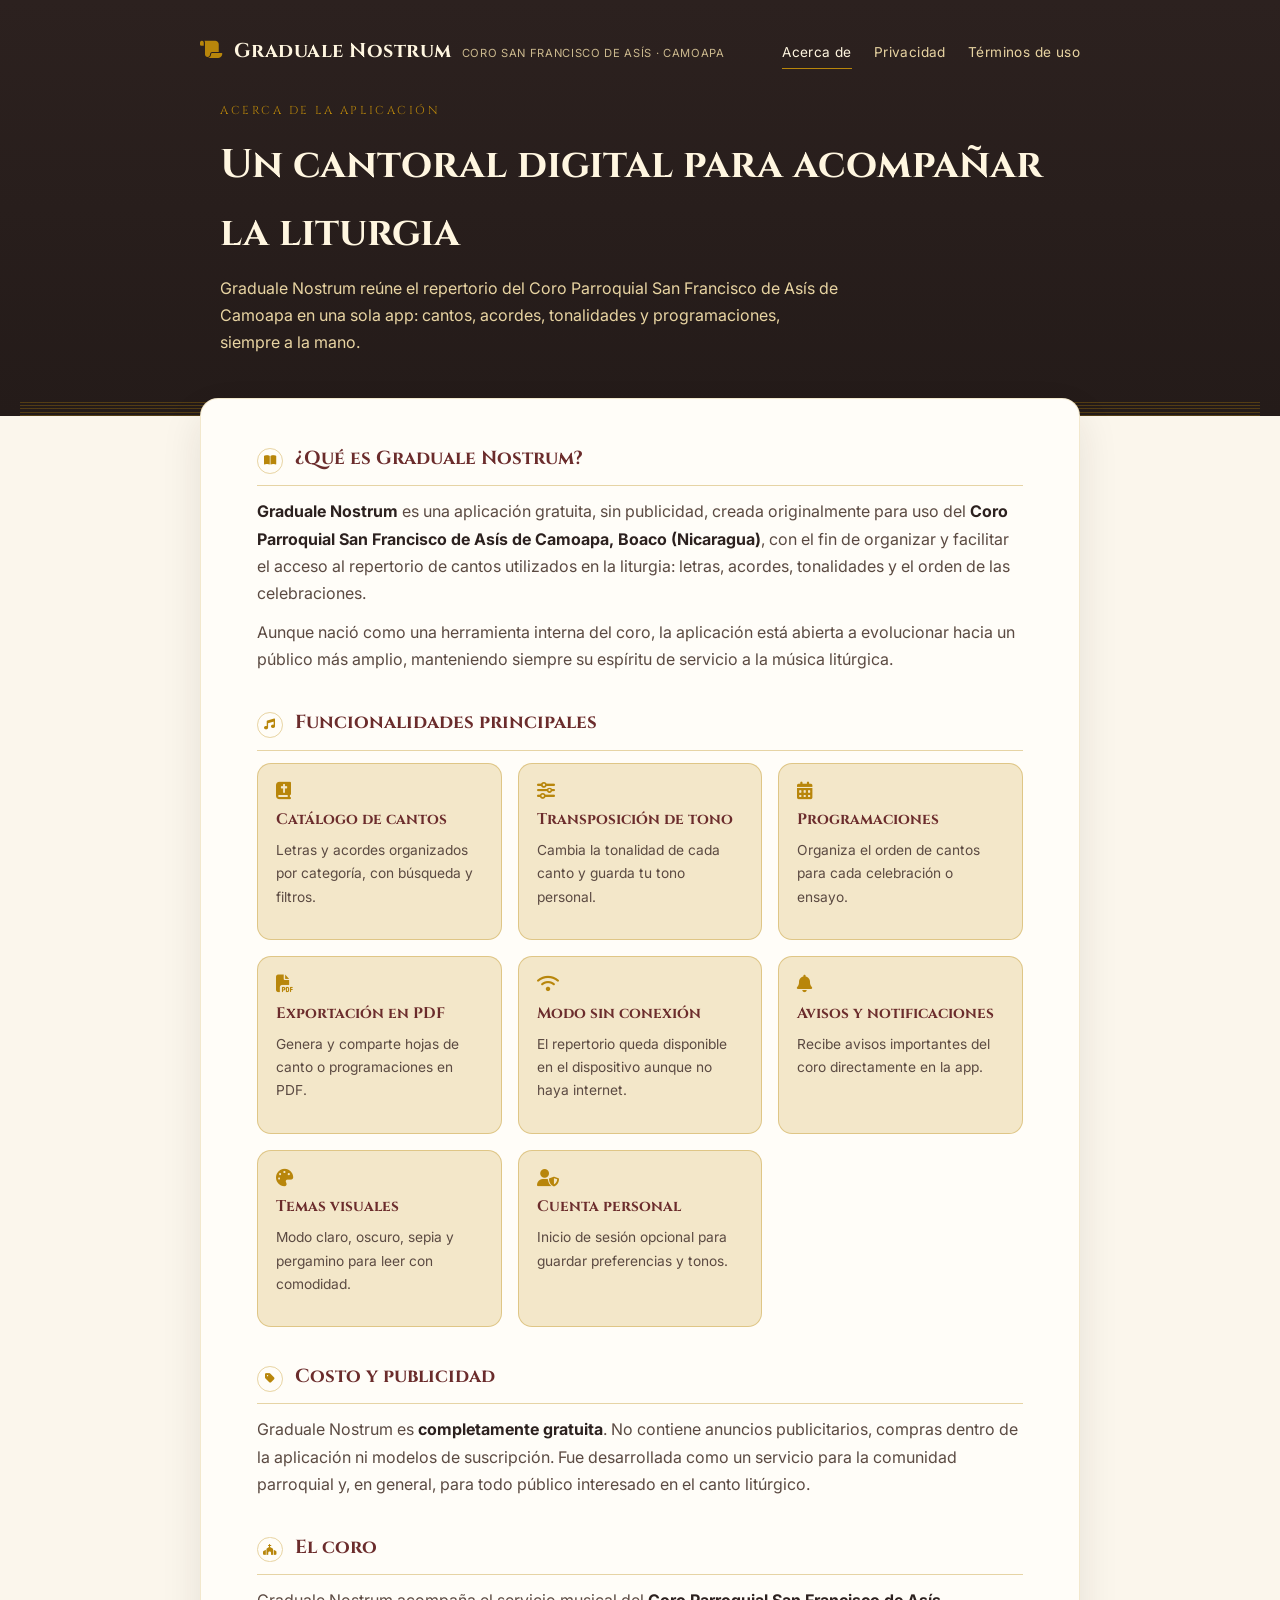
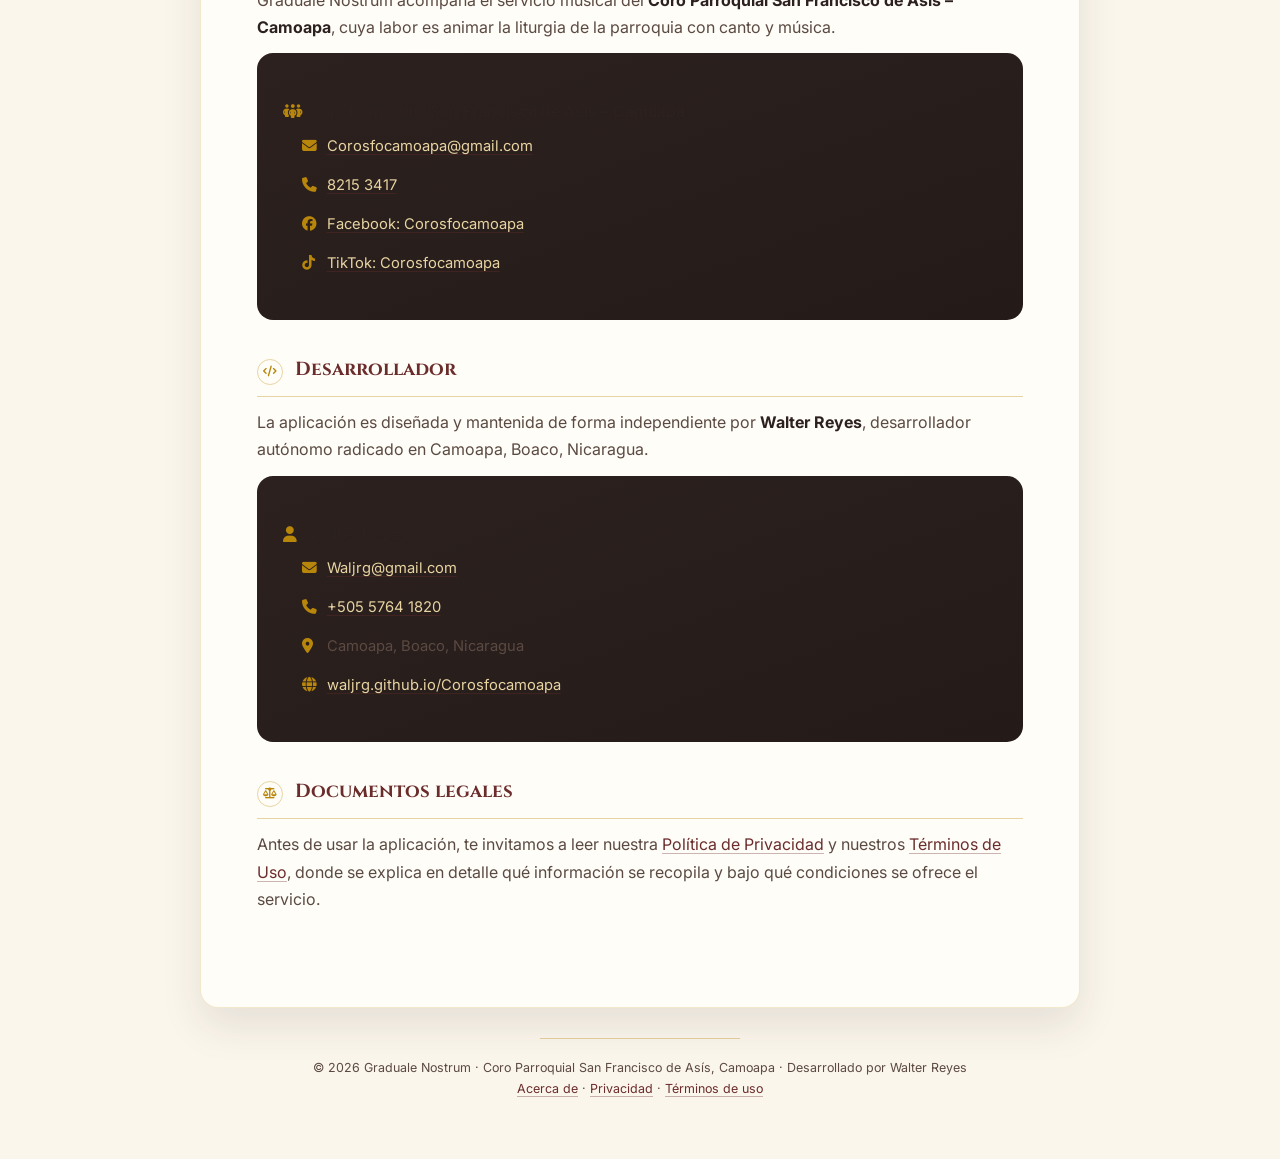
<file: acercade.html>
<!DOCTYPE html>
<html lang="es">
<head>
<meta charset="UTF-8">
<meta name="viewport" content="width=device-width, initial-scale=1.0">
<title>Acerca de | Graduale Nostrum</title>
<meta name="description" content="Graduale Nostrum — cantoral digital del Coro Parroquial San Francisco de Asís, Camoapa. Información sobre la app, su desarrollador y contacto.">
<link rel="stylesheet" href="https://cdnjs.cloudflare.com/ajax/libs/font-awesome/6.4.0/css/all.min.css">
<link href="https://fonts.googleapis.com/css2?family=Cinzel:wght@400;700&family=Inter:wght@300;400;500;600&display=swap" rel="stylesheet">
<link rel="stylesheet" href="estilo.css">
</head>
<body>

<header class="site">
  <div class="nav-wrap">
    <a class="brand" href="index.html"><i class="fa-solid fa-scroll" style="color:var(--gold)"></i> Graduale Nostrum <small>Coro San Francisco de Asís · Camoapa</small></a>
    <nav class="pages">
      <a href="index.html" class="active">Acerca de</a>
      <a href="privacidad.html">Privacidad</a>
      <a href="terminos.html">Términos de uso</a>
    </nav>
  </div>
  <div class="hero">
    <div class="eyebrow">Acerca de la aplicación</div>
    <h1>Un cantoral digital para acompañar la liturgia</h1>
    <p class="lead">Graduale Nostrum reúne el repertorio del Coro Parroquial San Francisco de Asís de Camoapa en una sola app: cantos, acordes, tonalidades y programaciones, siempre a la mano.</p>
  </div>
  <div class="staff"></div>
</header>

<main>

  <section class="clause">
    <h2><span class="num"><i class="fa-solid fa-book-open" style="font-size:0.8em"></i></span>¿Qué es Graduale Nostrum?</h2>
    <p><strong>Graduale Nostrum</strong> es una aplicación gratuita, sin publicidad, creada originalmente para uso del <strong>Coro Parroquial San Francisco de Asís de Camoapa, Boaco (Nicaragua)</strong>, con el fin de organizar y facilitar el acceso al repertorio de cantos utilizados en la liturgia: letras, acordes, tonalidades y el orden de las celebraciones.</p>
    <p>Aunque nació como una herramienta interna del coro, la aplicación está abierta a evolucionar hacia un público más amplio, manteniendo siempre su espíritu de servicio a la música litúrgica.</p>
  </section>

  <section class="clause">
    <h2><span class="num"><i class="fa-solid fa-music" style="font-size:0.8em"></i></span>Funcionalidades principales</h2>
    <div class="grid-cards">
      <div class="card"><i class="fa-solid fa-book-bible"></i><h4>Catálogo de cantos</h4><p>Letras y acordes organizados por categoría, con búsqueda y filtros.</p></div>
      <div class="card"><i class="fa-solid fa-sliders"></i><h4>Transposición de tono</h4><p>Cambia la tonalidad de cada canto y guarda tu tono personal.</p></div>
      <div class="card"><i class="fa-solid fa-calendar-days"></i><h4>Programaciones</h4><p>Organiza el orden de cantos para cada celebración o ensayo.</p></div>
      <div class="card"><i class="fa-solid fa-file-pdf"></i><h4>Exportación en PDF</h4><p>Genera y comparte hojas de canto o programaciones en PDF.</p></div>
      <div class="card"><i class="fa-solid fa-wifi"></i><h4>Modo sin conexión</h4><p>El repertorio queda disponible en el dispositivo aunque no haya internet.</p></div>
      <div class="card"><i class="fa-solid fa-bell"></i><h4>Avisos y notificaciones</h4><p>Recibe avisos importantes del coro directamente en la app.</p></div>
      <div class="card"><i class="fa-solid fa-palette"></i><h4>Temas visuales</h4><p>Modo claro, oscuro, sepia y pergamino para leer con comodidad.</p></div>
      <div class="card"><i class="fa-solid fa-user-shield"></i><h4>Cuenta personal</h4><p>Inicio de sesión opcional para guardar preferencias y tonos.</p></div>
    </div>
  </section>

  <section class="clause">
    <h2><span class="num"><i class="fa-solid fa-tag" style="font-size:0.8em"></i></span>Costo y publicidad</h2>
    <p>Graduale Nostrum es <strong>completamente gratuita</strong>. No contiene anuncios publicitarios, compras dentro de la aplicación ni modelos de suscripción. Fue desarrollada como un servicio para la comunidad parroquial y, en general, para todo público interesado en el canto litúrgico.</p>
  </section>

  <section class="clause">
    <h2><span class="num"><i class="fa-solid fa-church" style="font-size:0.8em"></i></span>El coro</h2>
    <p>Graduale Nostrum acompaña el servicio musical del <strong>Coro Parroquial San Francisco de Asís – Camoapa</strong>, cuya labor es animar la liturgia de la parroquia con canto y música.</p>
    <div class="contact-card">
      <h3><i class="fa-solid fa-people-group"></i> Coro Parroquial San Francisco de Asís – Camoapa</h3>
      <ul>
        <li><i class="fa-solid fa-envelope"></i> <a href="mailto:Corosfocamoapa@gmail.com">Corosfocamoapa@gmail.com</a></li>
        <li><i class="fa-solid fa-phone"></i> <a href="tel:+50582153417">8215 3417</a></li>
        <li><i class="fa-brands fa-facebook"></i> <a href="https://www.facebook.com/Corosfocamoapa" target="_blank" rel="noopener">Facebook: Corosfocamoapa</a></li>
        <li><i class="fa-brands fa-tiktok"></i> <a href="https://www.tiktok.com/@Corosfocamoapa" target="_blank" rel="noopener">TikTok: Corosfocamoapa</a></li>
      </ul>
    </div>
  </section>

  <section class="clause">
    <h2><span class="num"><i class="fa-solid fa-code" style="font-size:0.8em"></i></span>Desarrollador</h2>
    <p>La aplicación es diseñada y mantenida de forma independiente por <strong>Walter Reyes</strong>, desarrollador autónomo radicado en Camoapa, Boaco, Nicaragua.</p>
    <div class="contact-card">
      <h3><i class="fa-solid fa-user"></i> Walter Reyes</h3>
      <ul>
        <li><i class="fa-solid fa-envelope"></i> <a href="mailto:Waljrg@gmail.com">Waljrg@gmail.com</a></li>
        <li><i class="fa-solid fa-phone"></i> <a href="tel:+50557641820">+505 5764 1820</a></li>
        <li><i class="fa-solid fa-location-dot"></i> Camoapa, Boaco, Nicaragua</li>
        <li><i class="fa-solid fa-globe"></i> <a href="https://waljrg.github.io/Corosfocamoapa/" target="_blank" rel="noopener">waljrg.github.io/Corosfocamoapa</a></li>
      </ul>
    </div>
  </section>

  <section class="clause">
    <h2><span class="num"><i class="fa-solid fa-scale-balanced" style="font-size:0.8em"></i></span>Documentos legales</h2>
    <p>Antes de usar la aplicación, te invitamos a leer nuestra <a href="privacidad.html">Política de Privacidad</a> y nuestros <a href="terminos.html">Términos de Uso</a>, donde se explica en detalle qué información se recopila y bajo qué condiciones se ofrece el servicio.</p>
  </section>

</main>

<footer class="site">
  <div class="rule"></div>
  <p>© 2026 Graduale Nostrum · Coro Parroquial San Francisco de Asís, Camoapa · Desarrollado por Walter Reyes<br>
  <a href="index.html">Acerca de</a> · <a href="privacidad.html">Privacidad</a> · <a href="terminos.html">Términos de uso</a></p>
</footer>

</body>
</html>
</file>
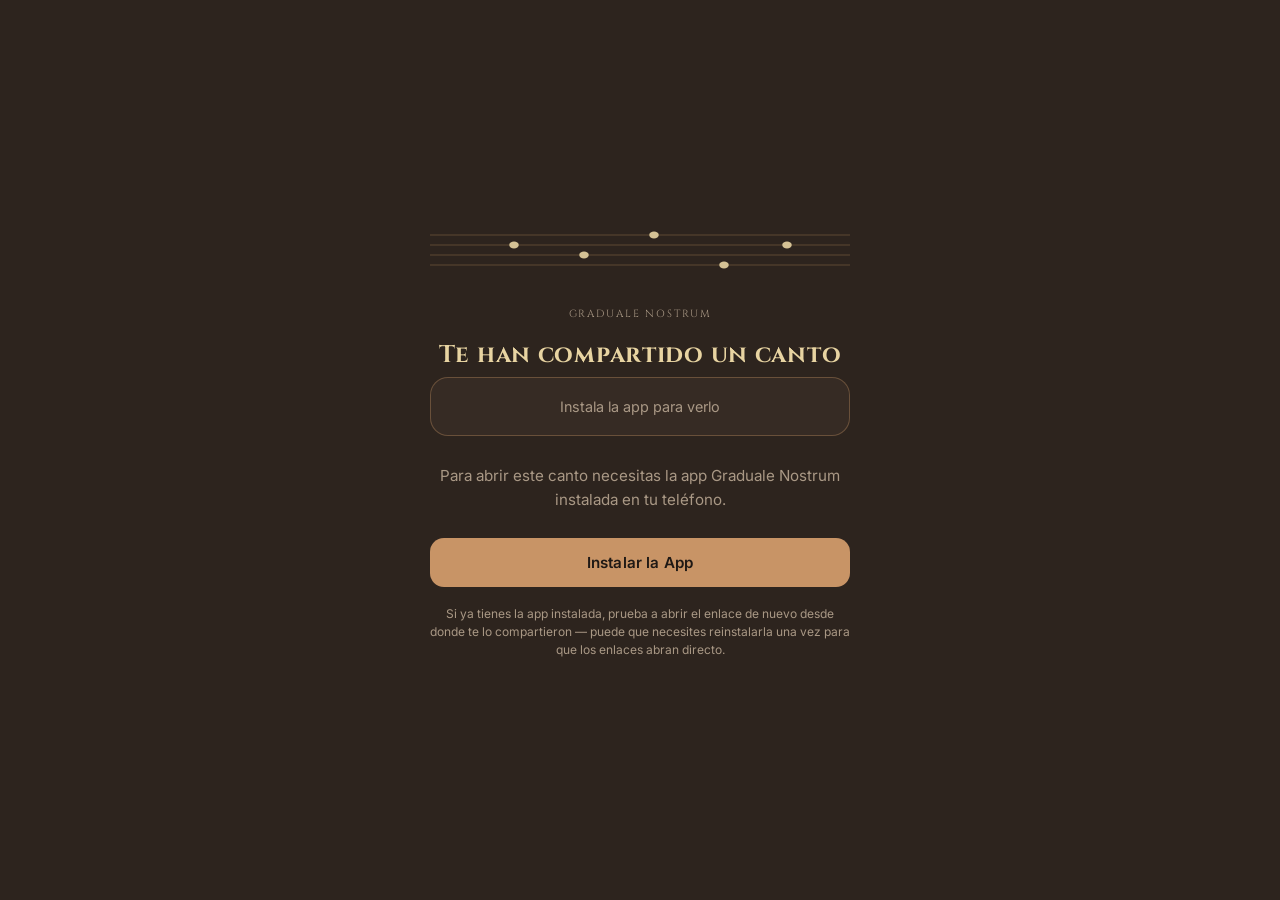
<file: index (3).html>
<!DOCTYPE html>
<html lang="es">
<head>
<meta charset="UTF-8">
<meta name="viewport" content="width=device-width, initial-scale=1.0, maximum-scale=1.0, user-scalable=no">
<meta name="theme-color" content="#2D241E">
<title>Graduale Nostrum</title>
<link href="https://fonts.googleapis.com/css2?family=Cinzel:wght@400;700&family=Inter:wght@300;400;600&display=swap" rel="stylesheet">
<style>
  :root {
    --bg: #2D241E;
    --surface: #362B24;
    --text: #DCCFBF;
    --text-dim: #A99885;
    --accent: #C89466;
    --accent-strong: #E8D4A2;
    --line: rgba(200, 148, 102, 0.35);
  }
  * { box-sizing: border-box; }
  body {
    margin: 0;
    min-height: 100vh;
    background: var(--bg);
    color: var(--text);
    font-family: 'Inter', sans-serif;
    display: flex;
    align-items: center;
    justify-content: center;
    padding: 24px;
  }
  .card {
    width: 100%;
    max-width: 420px;
    text-align: center;
  }
  .stave {
    width: 100%;
    height: 46px;
    margin-bottom: 28px;
    opacity: 0.9;
  }
  .stave line { stroke: var(--line); stroke-width: 1; }
  .stave circle { fill: var(--accent-strong); }
  h1 {
    font-family: 'Cinzel', serif;
    font-weight: 700;
    font-size: 1.5rem;
    letter-spacing: 0.03em;
    color: var(--accent-strong);
    margin: 0 0 6px;
  }
  .eyebrow {
    font-family: 'Cinzel', serif;
    font-size: 0.65rem;
    letter-spacing: 0.18em;
    text-transform: uppercase;
    color: var(--text-dim);
    margin: 0 0 18px;
  }
  .canto-box {
    background: var(--surface);
    border: 1px solid var(--line);
    border-radius: 18px;
    padding: 20px 22px;
    margin-bottom: 28px;
  }
  .canto-titulo {
    font-size: 1.15rem;
    font-weight: 600;
    color: var(--text);
    margin: 0 0 4px;
  }
  .canto-tono {
    font-size: 0.85rem;
    color: var(--accent);
    margin: 0;
  }
  .canto-vacio {
    font-size: 0.9rem;
    color: var(--text-dim);
    margin: 0;
  }
  p.mensaje {
    font-size: 0.95rem;
    color: var(--text-dim);
    line-height: 1.6;
    margin: 0 0 26px;
  }
  a.btn {
    display: inline-block;
    width: 100%;
    padding: 15px;
    background: var(--accent);
    color: #1F1915;
    font-weight: 600;
    font-size: 0.95rem;
    text-decoration: none;
    border-radius: 14px;
    letter-spacing: 0.01em;
    transition: transform 0.15s ease, background 0.15s ease;
  }
  a.btn:active { transform: scale(0.98); }
  .nota {
    margin-top: 18px;
    font-size: 0.75rem;
    color: var(--text-dim);
    line-height: 1.5;
  }
</style>
</head>
<body>
  <div class="card">
    <svg class="stave" viewBox="0 0 300 46" preserveAspectRatio="none">
      <line x1="0" y1="6"  x2="300" y2="6" />
      <line x1="0" y1="16" x2="300" y2="16" />
      <line x1="0" y1="26" x2="300" y2="26" />
      <line x1="0" y1="36" x2="300" y2="36" />
      <circle cx="60"  cy="16" r="3.4" />
      <circle cx="110" cy="26" r="3.4" />
      <circle cx="160" cy="6"  r="3.4" />
      <circle cx="210" cy="36" r="3.4" />
      <circle cx="255" cy="16" r="3.4" />
    </svg>

    <p class="eyebrow">Graduale Nostrum</p>
    <h1>Te han compartido un canto</h1>

    <div class="canto-box" id="cantoBox">
      <p class="canto-vacio">Instala la app para verlo</p>
    </div>

    <p class="mensaje" id="mensaje">
      Para abrir este canto necesitas la app Graduale Nostrum instalada en tu teléfono.
    </p>

    <a class="btn" id="btnInstalar" href="#">Instalar la App</a>

    <p class="nota">
      Si ya tienes la app instalada, prueba a abrir el enlace de nuevo desde donde te lo compartieron —
      puede que necesites reinstalarla una vez para que los enlaces abran directo.
    </p>
  </div>

<script>
  // ===== CONFIGURA AQUÍ =====
  const APK_URL = "https://github.com/Waljrg/graduale-links/releases/latest/download/Gradualenostrum.apk";
  // ===========================

  document.getElementById('btnInstalar').href = APK_URL;

  const params = new URLSearchParams(window.location.search);
  const titulo = params.get('titulo');
  const tono = params.get('tono');

  if (titulo) {
    const box = document.getElementById('cantoBox');
    box.innerHTML = `
      <p class="canto-titulo">${decodeURIComponent(titulo)}</p>
      ${tono ? `<p class="canto-tono">Tono: ${decodeURIComponent(tono)}</p>` : ''}
    `;
  }

  // Intento forzado de abrir la app — necesario porque WhatsApp, Instagram, etc.
  // abren los links en su propio navegador integrado, lo que evita que Android
  // detecte automáticamente que la app puede manejar el enlace.
  const id = params.get('id');
  if (id) {
    const fallbackUrl = window.location.href;
    const intentUrl = `intent://waljrg.github.io/graduale-links/canto/${window.location.search}#Intent;scheme=https;package=com.waljrg.graduale;S.browser_fallback_url=${encodeURIComponent(fallbackUrl)};end`;
    window.location.href = intentUrl;
  }
</script>
</body>
</html>
</file>
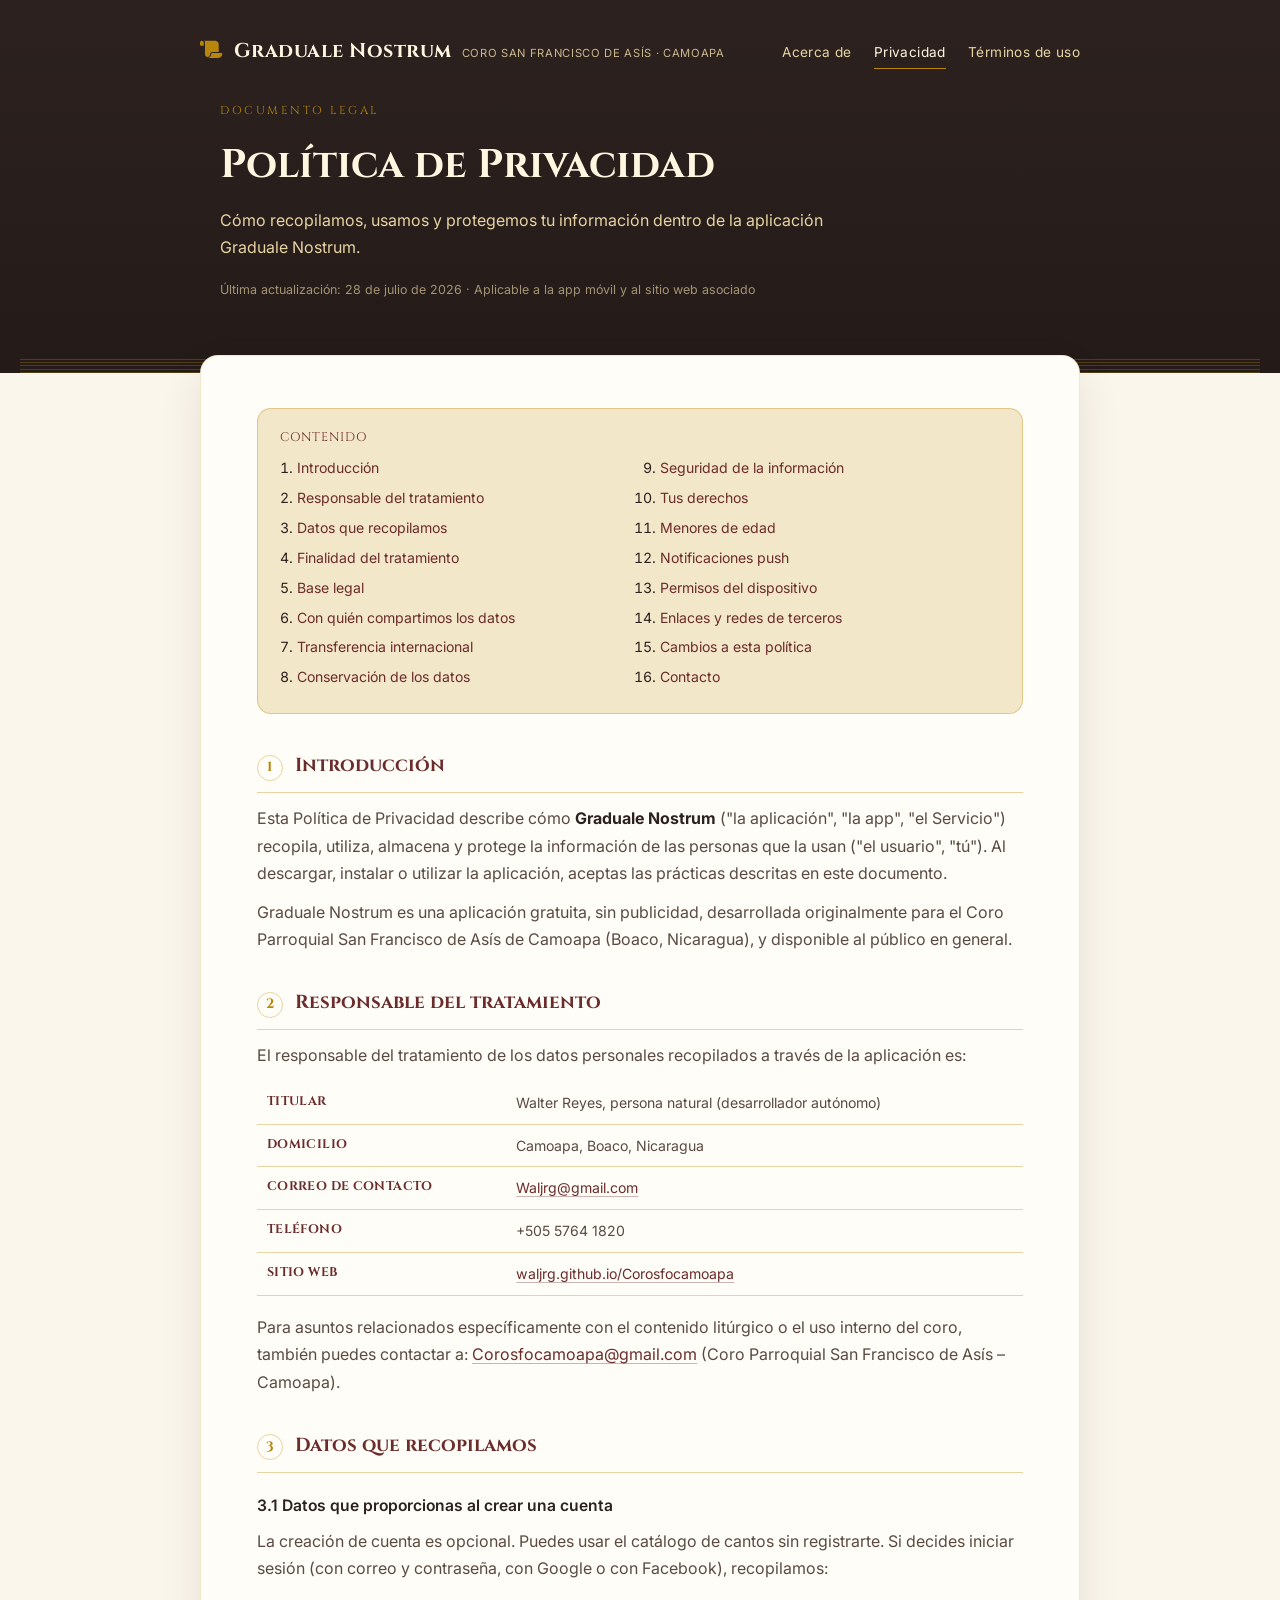
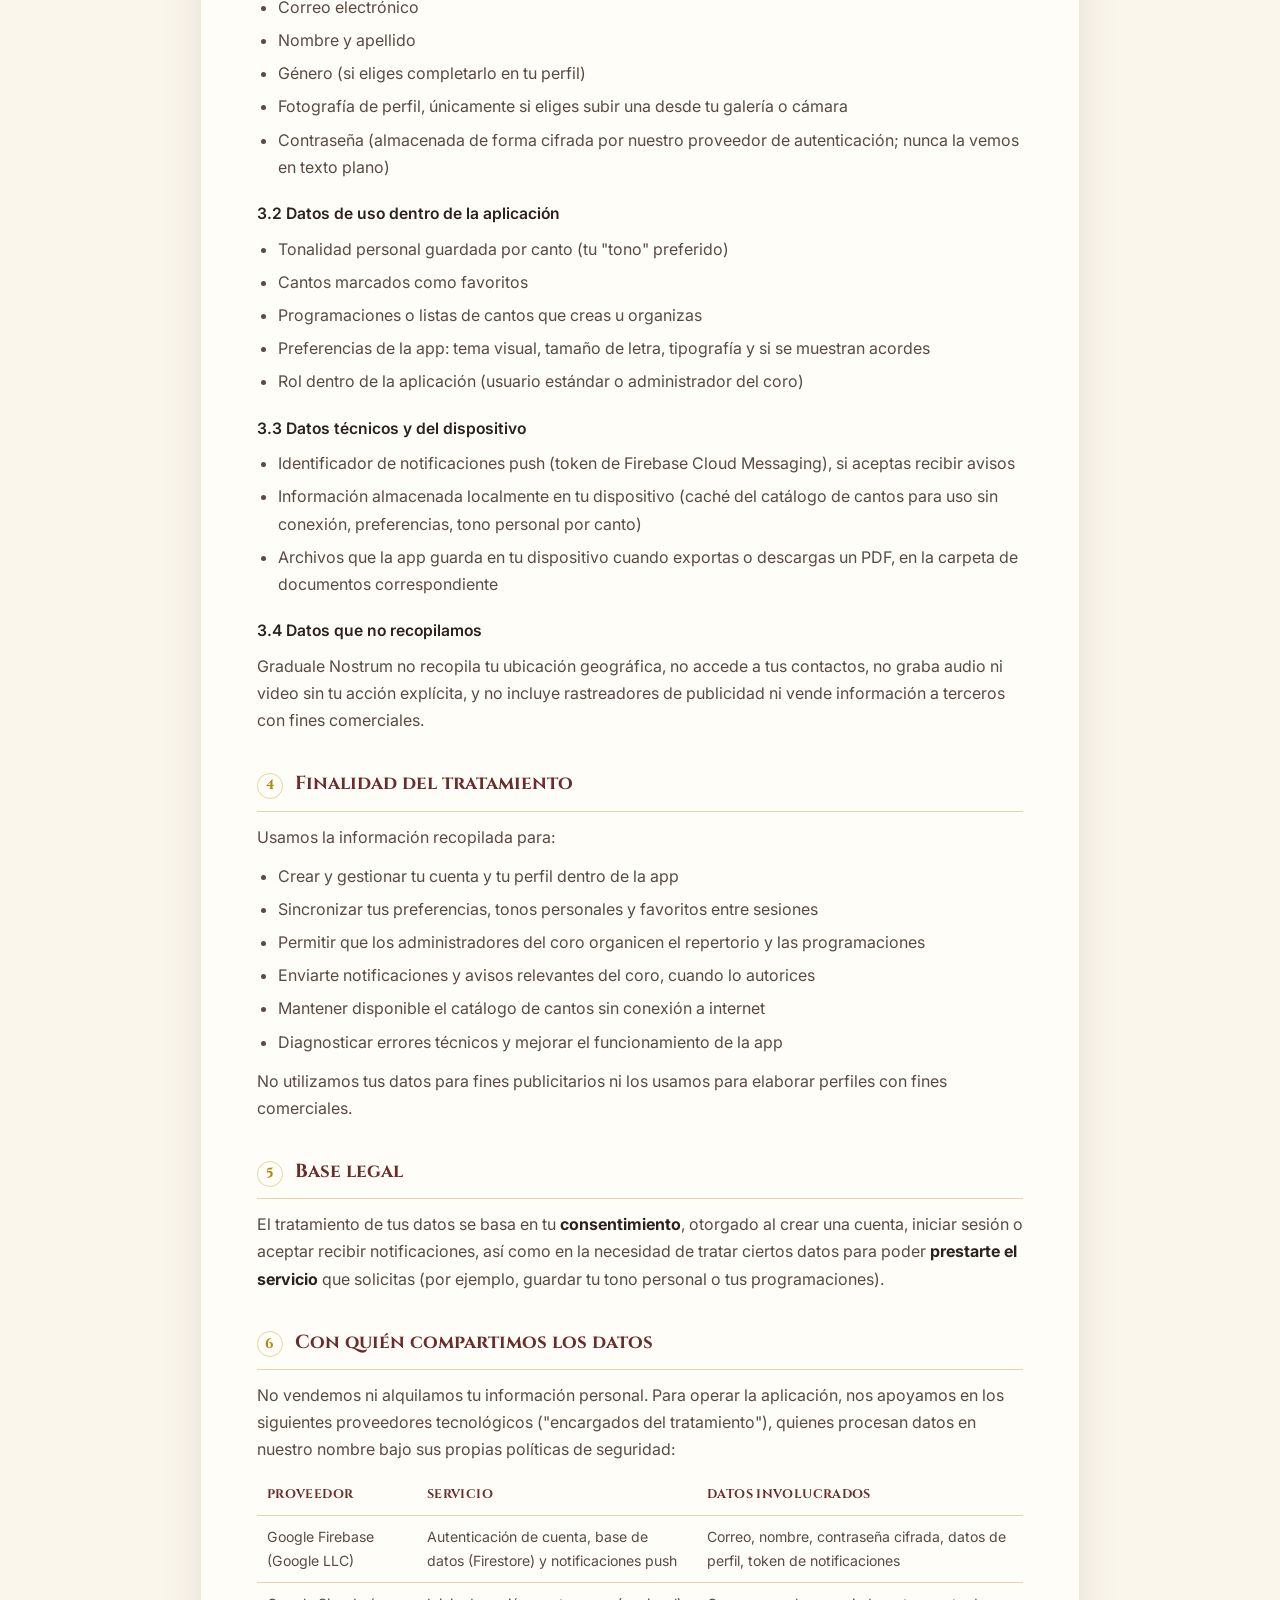
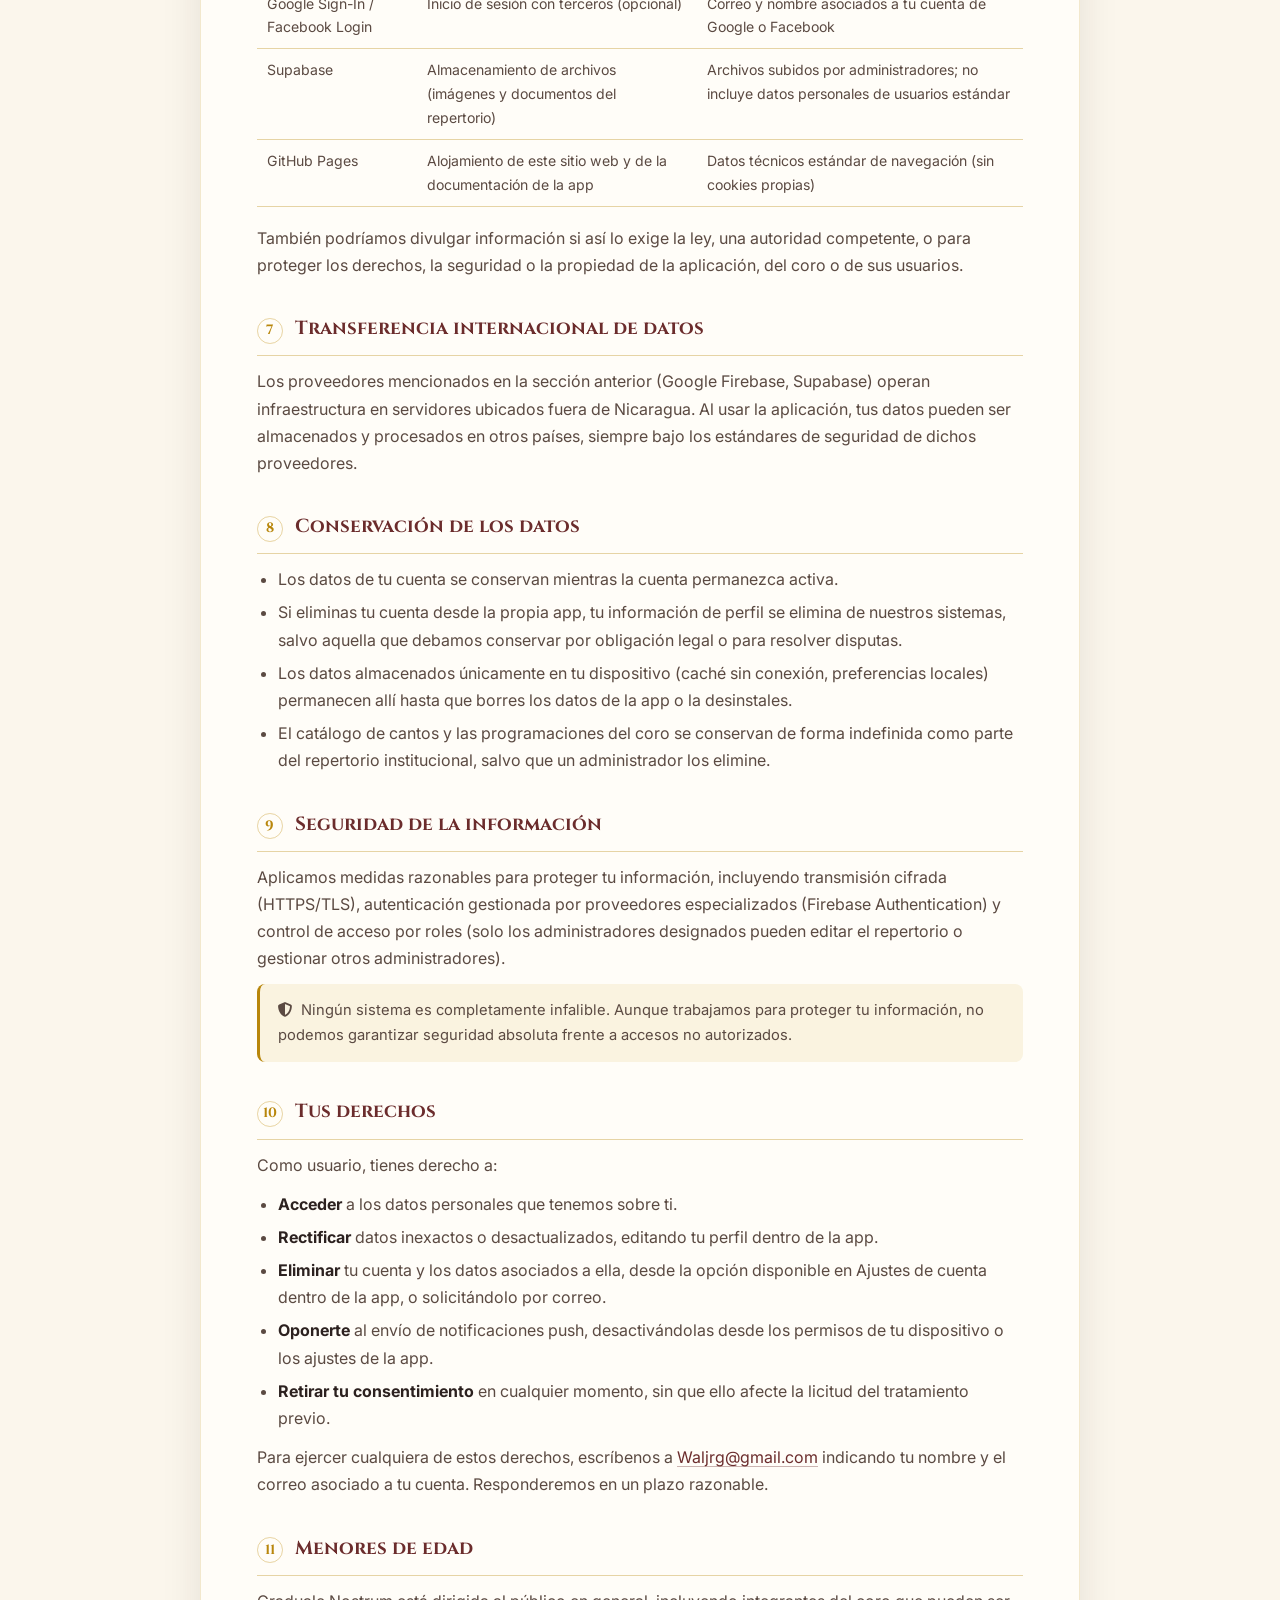
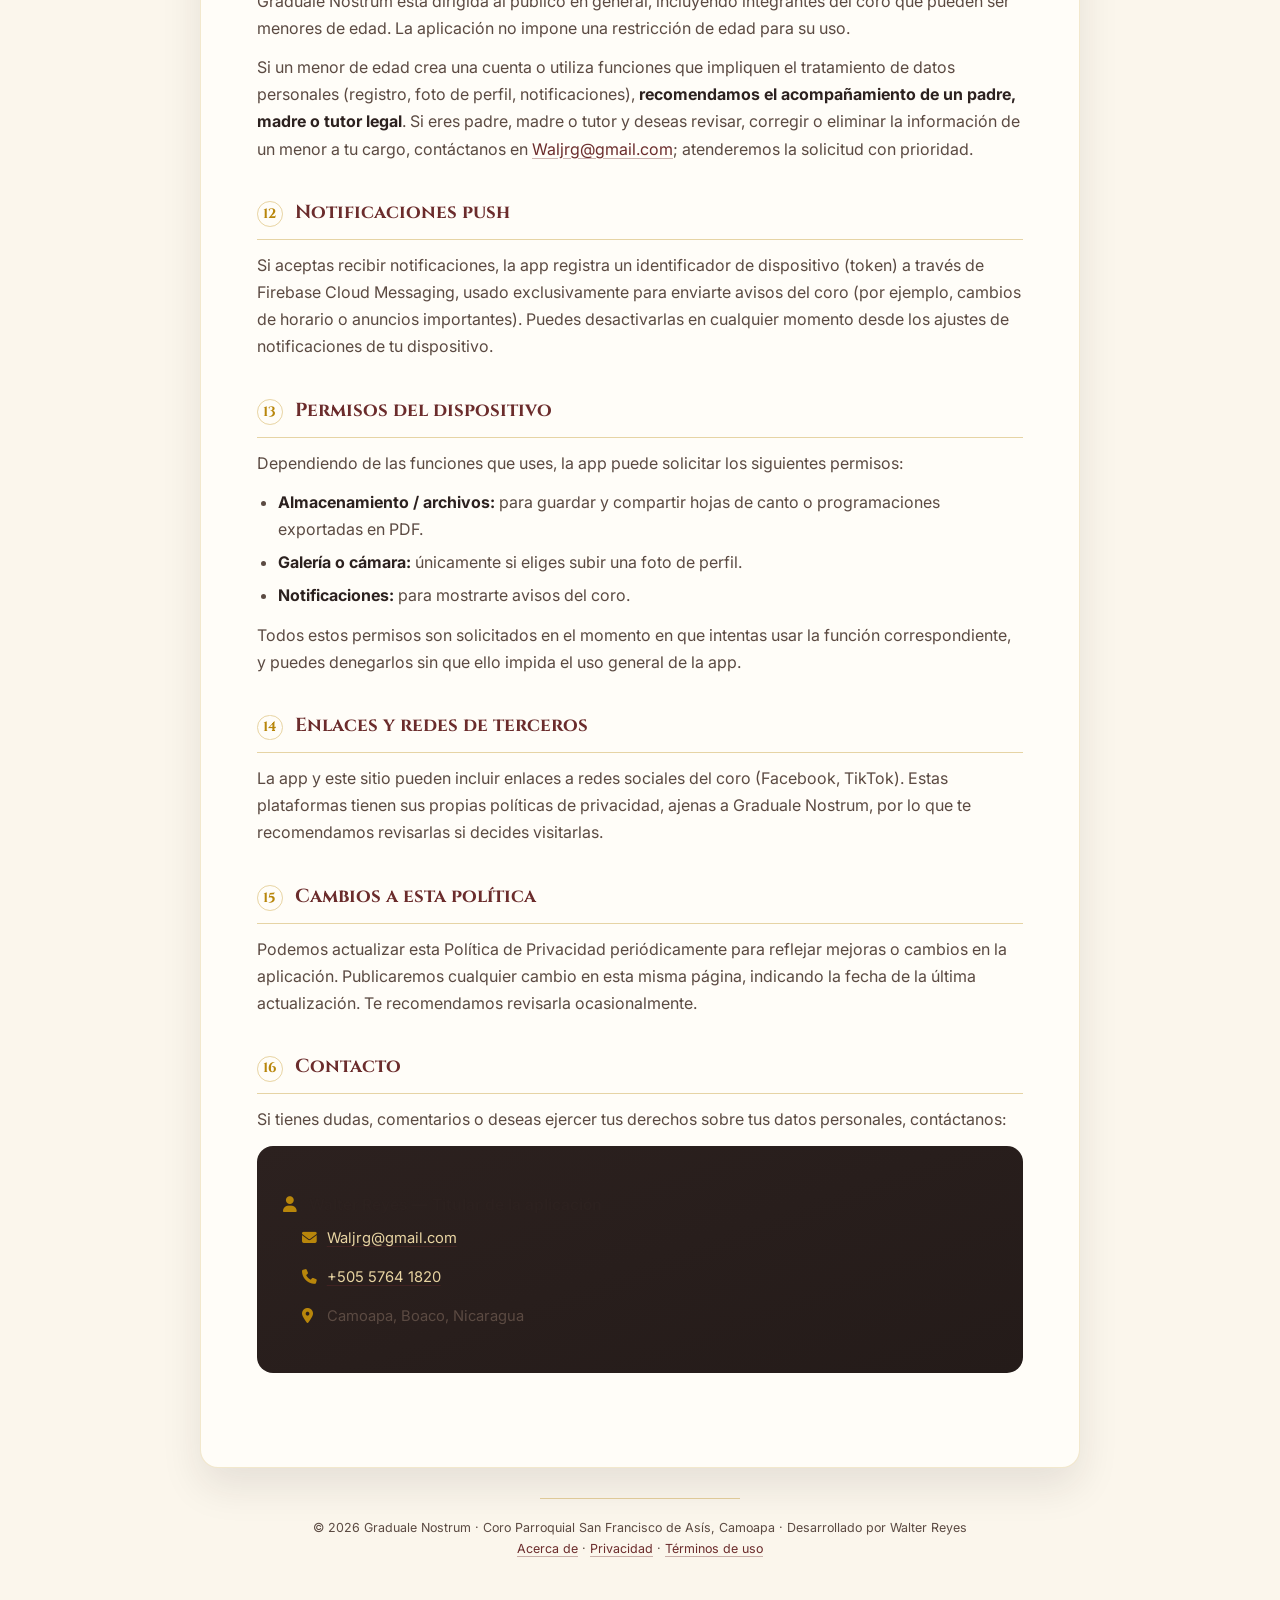
<file: privacidad.html>
<!DOCTYPE html>
<html lang="es">
<head>
<meta charset="UTF-8">
<meta name="viewport" content="width=device-width, initial-scale=1.0">
<title>Política de Privacidad | Graduale Nostrum</title>
<meta name="description" content="Política de Privacidad de Graduale Nostrum, la app del Coro Parroquial San Francisco de Asís de Camoapa.">
<link rel="stylesheet" href="https://cdnjs.cloudflare.com/ajax/libs/font-awesome/6.4.0/css/all.min.css">
<link href="https://fonts.googleapis.com/css2?family=Cinzel:wght@400;700&family=Inter:wght@300;400;500;600&display=swap" rel="stylesheet">
<link rel="stylesheet" href="estilo.css">
</head>
<body>

<header class="site">
  <div class="nav-wrap">
    <a class="brand" href="index.html"><i class="fa-solid fa-scroll" style="color:var(--gold)"></i> Graduale Nostrum <small>Coro San Francisco de Asís · Camoapa</small></a>
    <nav class="pages">
      <a href="acercade.html">Acerca de</a>
      <a href="privacidad.html" class="active">Privacidad</a>
      <a href="terminos.html">Términos de uso</a>
    </nav>
  </div>
  <div class="hero">
    <div class="eyebrow">Documento legal</div>
    <h1>Política de Privacidad</h1>
    <p class="lead">Cómo recopilamos, usamos y protegemos tu información dentro de la aplicación Graduale Nostrum.</p>
    <p class="meta">Última actualización: 28 de julio de 2026 · Aplicable a la app móvil y al sitio web asociado</p>
  </div>
  <div class="staff"></div>
</header>

<main>

  <div class="toc">
    <p>Contenido</p>
    <ol>
      <li><a href="#s1">Introducción</a></li>
      <li><a href="#s2">Responsable del tratamiento</a></li>
      <li><a href="#s3">Datos que recopilamos</a></li>
      <li><a href="#s4">Finalidad del tratamiento</a></li>
      <li><a href="#s5">Base legal</a></li>
      <li><a href="#s6">Con quién compartimos los datos</a></li>
      <li><a href="#s7">Transferencia internacional</a></li>
      <li><a href="#s8">Conservación de los datos</a></li>
      <li><a href="#s9">Seguridad de la información</a></li>
      <li><a href="#s10">Tus derechos</a></li>
      <li><a href="#s11">Menores de edad</a></li>
      <li><a href="#s12">Notificaciones push</a></li>
      <li><a href="#s13">Permisos del dispositivo</a></li>
      <li><a href="#s14">Enlaces y redes de terceros</a></li>
      <li><a href="#s15">Cambios a esta política</a></li>
      <li><a href="#s16">Contacto</a></li>
    </ol>
  </div>

  <section class="clause" id="s1">
    <h2><span class="num">1</span>Introducción</h2>
    <p>Esta Política de Privacidad describe cómo <strong>Graduale Nostrum</strong> ("la aplicación", "la app", "el Servicio") recopila, utiliza, almacena y protege la información de las personas que la usan ("el usuario", "tú"). Al descargar, instalar o utilizar la aplicación, aceptas las prácticas descritas en este documento.</p>
    <p>Graduale Nostrum es una aplicación gratuita, sin publicidad, desarrollada originalmente para el Coro Parroquial San Francisco de Asís de Camoapa (Boaco, Nicaragua), y disponible al público en general.</p>
  </section>

  <section class="clause" id="s2">
    <h2><span class="num">2</span>Responsable del tratamiento</h2>
    <p>El responsable del tratamiento de los datos personales recopilados a través de la aplicación es:</p>
    <table class="data-table">
      <tr><th>Titular</th><td>Walter Reyes, persona natural (desarrollador autónomo)</td></tr>
      <tr><th>Domicilio</th><td>Camoapa, Boaco, Nicaragua</td></tr>
      <tr><th>Correo de contacto</th><td><a href="mailto:Waljrg@gmail.com">Waljrg@gmail.com</a></td></tr>
      <tr><th>Teléfono</th><td>+505 5764 1820</td></tr>
      <tr><th>Sitio web</th><td><a href="https://waljrg.github.io/Corosfocamoapa/" target="_blank" rel="noopener">waljrg.github.io/Corosfocamoapa</a></td></tr>
    </table>
    <p>Para asuntos relacionados específicamente con el contenido litúrgico o el uso interno del coro, también puedes contactar a: <a href="mailto:Corosfocamoapa@gmail.com">Corosfocamoapa@gmail.com</a> (Coro Parroquial San Francisco de Asís – Camoapa).</p>
  </section>

  <section class="clause" id="s3">
    <h2><span class="num">3</span>Datos que recopilamos</h2>

    <h3>3.1 Datos que proporcionas al crear una cuenta</h3>
    <p>La creación de cuenta es opcional. Puedes usar el catálogo de cantos sin registrarte. Si decides iniciar sesión (con correo y contraseña, con Google o con Facebook), recopilamos:</p>
    <ul>
      <li>Correo electrónico</li>
      <li>Nombre y apellido</li>
      <li>Género (si eliges completarlo en tu perfil)</li>
      <li>Fotografía de perfil, únicamente si eliges subir una desde tu galería o cámara</li>
      <li>Contraseña (almacenada de forma cifrada por nuestro proveedor de autenticación; nunca la vemos en texto plano)</li>
    </ul>

    <h3>3.2 Datos de uso dentro de la aplicación</h3>
    <ul>
      <li>Tonalidad personal guardada por canto (tu "tono" preferido)</li>
      <li>Cantos marcados como favoritos</li>
      <li>Programaciones o listas de cantos que creas u organizas</li>
      <li>Preferencias de la app: tema visual, tamaño de letra, tipografía y si se muestran acordes</li>
      <li>Rol dentro de la aplicación (usuario estándar o administrador del coro)</li>
    </ul>

    <h3>3.3 Datos técnicos y del dispositivo</h3>
    <ul>
      <li>Identificador de notificaciones push (token de Firebase Cloud Messaging), si aceptas recibir avisos</li>
      <li>Información almacenada localmente en tu dispositivo (caché del catálogo de cantos para uso sin conexión, preferencias, tono personal por canto)</li>
      <li>Archivos que la app guarda en tu dispositivo cuando exportas o descargas un PDF, en la carpeta de documentos correspondiente</li>
    </ul>

    <h3>3.4 Datos que no recopilamos</h3>
    <p>Graduale Nostrum no recopila tu ubicación geográfica, no accede a tus contactos, no graba audio ni video sin tu acción explícita, y no incluye rastreadores de publicidad ni vende información a terceros con fines comerciales.</p>
  </section>

  <section class="clause" id="s4">
    <h2><span class="num">4</span>Finalidad del tratamiento</h2>
    <p>Usamos la información recopilada para:</p>
    <ul>
      <li>Crear y gestionar tu cuenta y tu perfil dentro de la app</li>
      <li>Sincronizar tus preferencias, tonos personales y favoritos entre sesiones</li>
      <li>Permitir que los administradores del coro organicen el repertorio y las programaciones</li>
      <li>Enviarte notificaciones y avisos relevantes del coro, cuando lo autorices</li>
      <li>Mantener disponible el catálogo de cantos sin conexión a internet</li>
      <li>Diagnosticar errores técnicos y mejorar el funcionamiento de la app</li>
    </ul>
    <p>No utilizamos tus datos para fines publicitarios ni los usamos para elaborar perfiles con fines comerciales.</p>
  </section>

  <section class="clause" id="s5">
    <h2><span class="num">5</span>Base legal</h2>
    <p>El tratamiento de tus datos se basa en tu <strong>consentimiento</strong>, otorgado al crear una cuenta, iniciar sesión o aceptar recibir notificaciones, así como en la necesidad de tratar ciertos datos para poder <strong>prestarte el servicio</strong> que solicitas (por ejemplo, guardar tu tono personal o tus programaciones).</p>
  </section>

  <section class="clause" id="s6">
    <h2><span class="num">6</span>Con quién compartimos los datos</h2>
    <p>No vendemos ni alquilamos tu información personal. Para operar la aplicación, nos apoyamos en los siguientes proveedores tecnológicos ("encargados del tratamiento"), quienes procesan datos en nuestro nombre bajo sus propias políticas de seguridad:</p>
    <table class="data-table">
      <tr><th>Proveedor</th><th>Servicio</th><th>Datos involucrados</th></tr>
      <tr><td>Google Firebase (Google LLC)</td><td>Autenticación de cuenta, base de datos (Firestore) y notificaciones push</td><td>Correo, nombre, contraseña cifrada, datos de perfil, token de notificaciones</td></tr>
      <tr><td>Google Sign-In / Facebook Login</td><td>Inicio de sesión con terceros (opcional)</td><td>Correo y nombre asociados a tu cuenta de Google o Facebook</td></tr>
      <tr><td>Supabase</td><td>Almacenamiento de archivos (imágenes y documentos del repertorio)</td><td>Archivos subidos por administradores; no incluye datos personales de usuarios estándar</td></tr>
      <tr><td>GitHub Pages</td><td>Alojamiento de este sitio web y de la documentación de la app</td><td>Datos técnicos estándar de navegación (sin cookies propias)</td></tr>
    </table>
    <p>También podríamos divulgar información si así lo exige la ley, una autoridad competente, o para proteger los derechos, la seguridad o la propiedad de la aplicación, del coro o de sus usuarios.</p>
  </section>

  <section class="clause" id="s7">
    <h2><span class="num">7</span>Transferencia internacional de datos</h2>
    <p>Los proveedores mencionados en la sección anterior (Google Firebase, Supabase) operan infraestructura en servidores ubicados fuera de Nicaragua. Al usar la aplicación, tus datos pueden ser almacenados y procesados en otros países, siempre bajo los estándares de seguridad de dichos proveedores.</p>
  </section>

  <section class="clause" id="s8">
    <h2><span class="num">8</span>Conservación de los datos</h2>
    <ul>
      <li>Los datos de tu cuenta se conservan mientras la cuenta permanezca activa.</li>
      <li>Si eliminas tu cuenta desde la propia app, tu información de perfil se elimina de nuestros sistemas, salvo aquella que debamos conservar por obligación legal o para resolver disputas.</li>
      <li>Los datos almacenados únicamente en tu dispositivo (caché sin conexión, preferencias locales) permanecen allí hasta que borres los datos de la app o la desinstales.</li>
      <li>El catálogo de cantos y las programaciones del coro se conservan de forma indefinida como parte del repertorio institucional, salvo que un administrador los elimine.</li>
    </ul>
  </section>

  <section class="clause" id="s9">
    <h2><span class="num">9</span>Seguridad de la información</h2>
    <p>Aplicamos medidas razonables para proteger tu información, incluyendo transmisión cifrada (HTTPS/TLS), autenticación gestionada por proveedores especializados (Firebase Authentication) y control de acceso por roles (solo los administradores designados pueden editar el repertorio o gestionar otros administradores).</p>
    <div class="callout"><i class="fa-solid fa-shield-halved"></i>&nbsp; Ningún sistema es completamente infalible. Aunque trabajamos para proteger tu información, no podemos garantizar seguridad absoluta frente a accesos no autorizados.</div>
  </section>

  <section class="clause" id="s10">
    <h2><span class="num">10</span>Tus derechos</h2>
    <p>Como usuario, tienes derecho a:</p>
    <ul>
      <li><strong>Acceder</strong> a los datos personales que tenemos sobre ti.</li>
      <li><strong>Rectificar</strong> datos inexactos o desactualizados, editando tu perfil dentro de la app.</li>
      <li><strong>Eliminar</strong> tu cuenta y los datos asociados a ella, desde la opción disponible en Ajustes de cuenta dentro de la app, o solicitándolo por correo.</li>
      <li><strong>Oponerte</strong> al envío de notificaciones push, desactivándolas desde los permisos de tu dispositivo o los ajustes de la app.</li>
      <li><strong>Retirar tu consentimiento</strong> en cualquier momento, sin que ello afecte la licitud del tratamiento previo.</li>
    </ul>
    <p>Para ejercer cualquiera de estos derechos, escríbenos a <a href="mailto:Waljrg@gmail.com">Waljrg@gmail.com</a> indicando tu nombre y el correo asociado a tu cuenta. Responderemos en un plazo razonable.</p>
  </section>

  <section class="clause" id="s11">
    <h2><span class="num">11</span>Menores de edad</h2>
    <p>Graduale Nostrum está dirigida al público en general, incluyendo integrantes del coro que pueden ser menores de edad. La aplicación no impone una restricción de edad para su uso.</p>
    <p>Si un menor de edad crea una cuenta o utiliza funciones que impliquen el tratamiento de datos personales (registro, foto de perfil, notificaciones), <strong>recomendamos el acompañamiento de un padre, madre o tutor legal</strong>. Si eres padre, madre o tutor y deseas revisar, corregir o eliminar la información de un menor a tu cargo, contáctanos en <a href="mailto:Waljrg@gmail.com">Waljrg@gmail.com</a>; atenderemos la solicitud con prioridad.</p>
  </section>

  <section class="clause" id="s12">
    <h2><span class="num">12</span>Notificaciones push</h2>
    <p>Si aceptas recibir notificaciones, la app registra un identificador de dispositivo (token) a través de Firebase Cloud Messaging, usado exclusivamente para enviarte avisos del coro (por ejemplo, cambios de horario o anuncios importantes). Puedes desactivarlas en cualquier momento desde los ajustes de notificaciones de tu dispositivo.</p>
  </section>

  <section class="clause" id="s13">
    <h2><span class="num">13</span>Permisos del dispositivo</h2>
    <p>Dependiendo de las funciones que uses, la app puede solicitar los siguientes permisos:</p>
    <ul>
      <li><strong>Almacenamiento / archivos:</strong> para guardar y compartir hojas de canto o programaciones exportadas en PDF.</li>
      <li><strong>Galería o cámara:</strong> únicamente si eliges subir una foto de perfil.</li>
      <li><strong>Notificaciones:</strong> para mostrarte avisos del coro.</li>
    </ul>
    <p>Todos estos permisos son solicitados en el momento en que intentas usar la función correspondiente, y puedes denegarlos sin que ello impida el uso general de la app.</p>
  </section>

  <section class="clause" id="s14">
    <h2><span class="num">14</span>Enlaces y redes de terceros</h2>
    <p>La app y este sitio pueden incluir enlaces a redes sociales del coro (Facebook, TikTok). Estas plataformas tienen sus propias políticas de privacidad, ajenas a Graduale Nostrum, por lo que te recomendamos revisarlas si decides visitarlas.</p>
  </section>

  <section class="clause" id="s15">
    <h2><span class="num">15</span>Cambios a esta política</h2>
    <p>Podemos actualizar esta Política de Privacidad periódicamente para reflejar mejoras o cambios en la aplicación. Publicaremos cualquier cambio en esta misma página, indicando la fecha de la última actualización. Te recomendamos revisarla ocasionalmente.</p>
  </section>

  <section class="clause" id="s16">
    <h2><span class="num">16</span>Contacto</h2>
    <p>Si tienes dudas, comentarios o deseas ejercer tus derechos sobre tus datos personales, contáctanos:</p>
    <div class="contact-card">
      <h3><i class="fa-solid fa-user"></i> Walter Reyes — Titular de la aplicación</h3>
      <ul>
        <li><i class="fa-solid fa-envelope"></i> <a href="mailto:Waljrg@gmail.com">Waljrg@gmail.com</a></li>
        <li><i class="fa-solid fa-phone"></i> <a href="tel:+50557641820">+505 5764 1820</a></li>
        <li><i class="fa-solid fa-location-dot"></i> Camoapa, Boaco, Nicaragua</li>
      </ul>
    </div>
  </section>

</main>

<footer class="site">
  <div class="rule"></div>
  <p>© 2026 Graduale Nostrum · Coro Parroquial San Francisco de Asís, Camoapa · Desarrollado por Walter Reyes<br>
  <a href="index.html">Acerca de</a> · <a href="privacidad.html">Privacidad</a> · <a href="terminos.html">Términos de uso</a></p>
</footer>

</body>
</html>
</file>
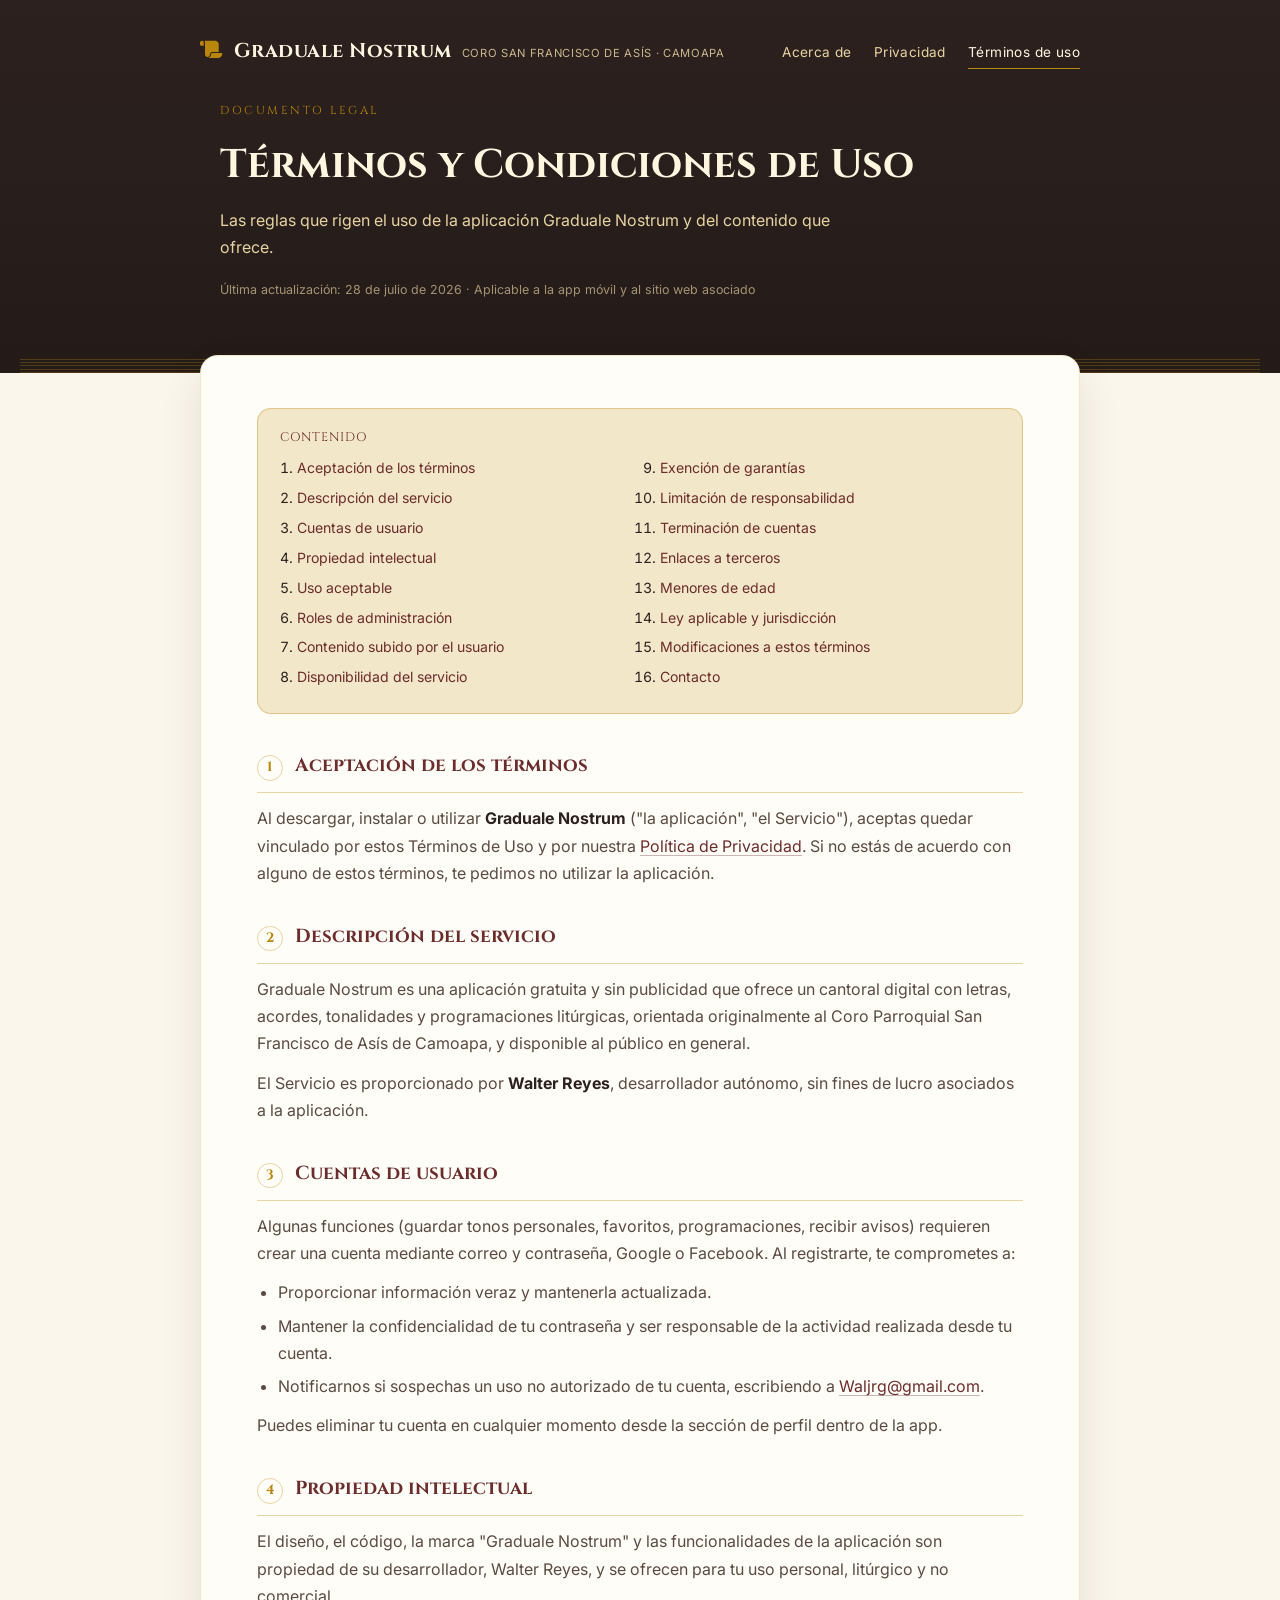
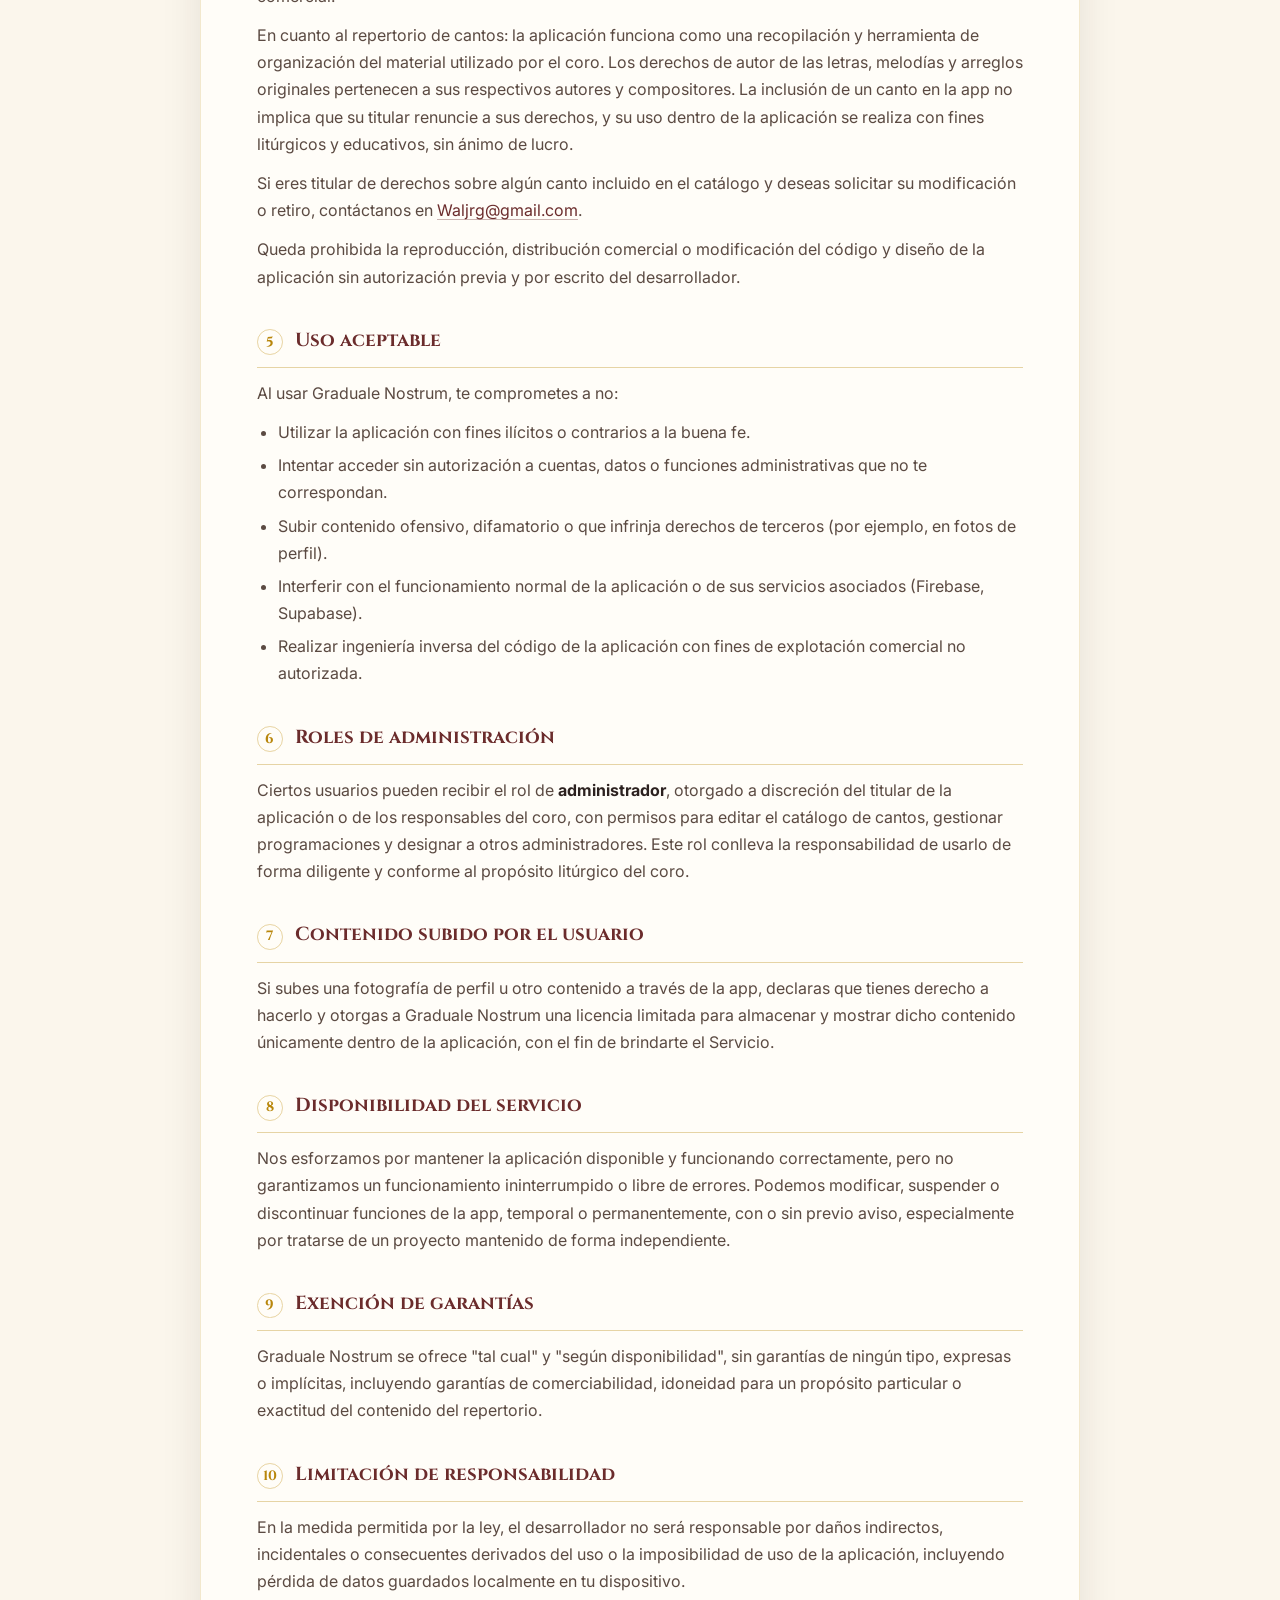
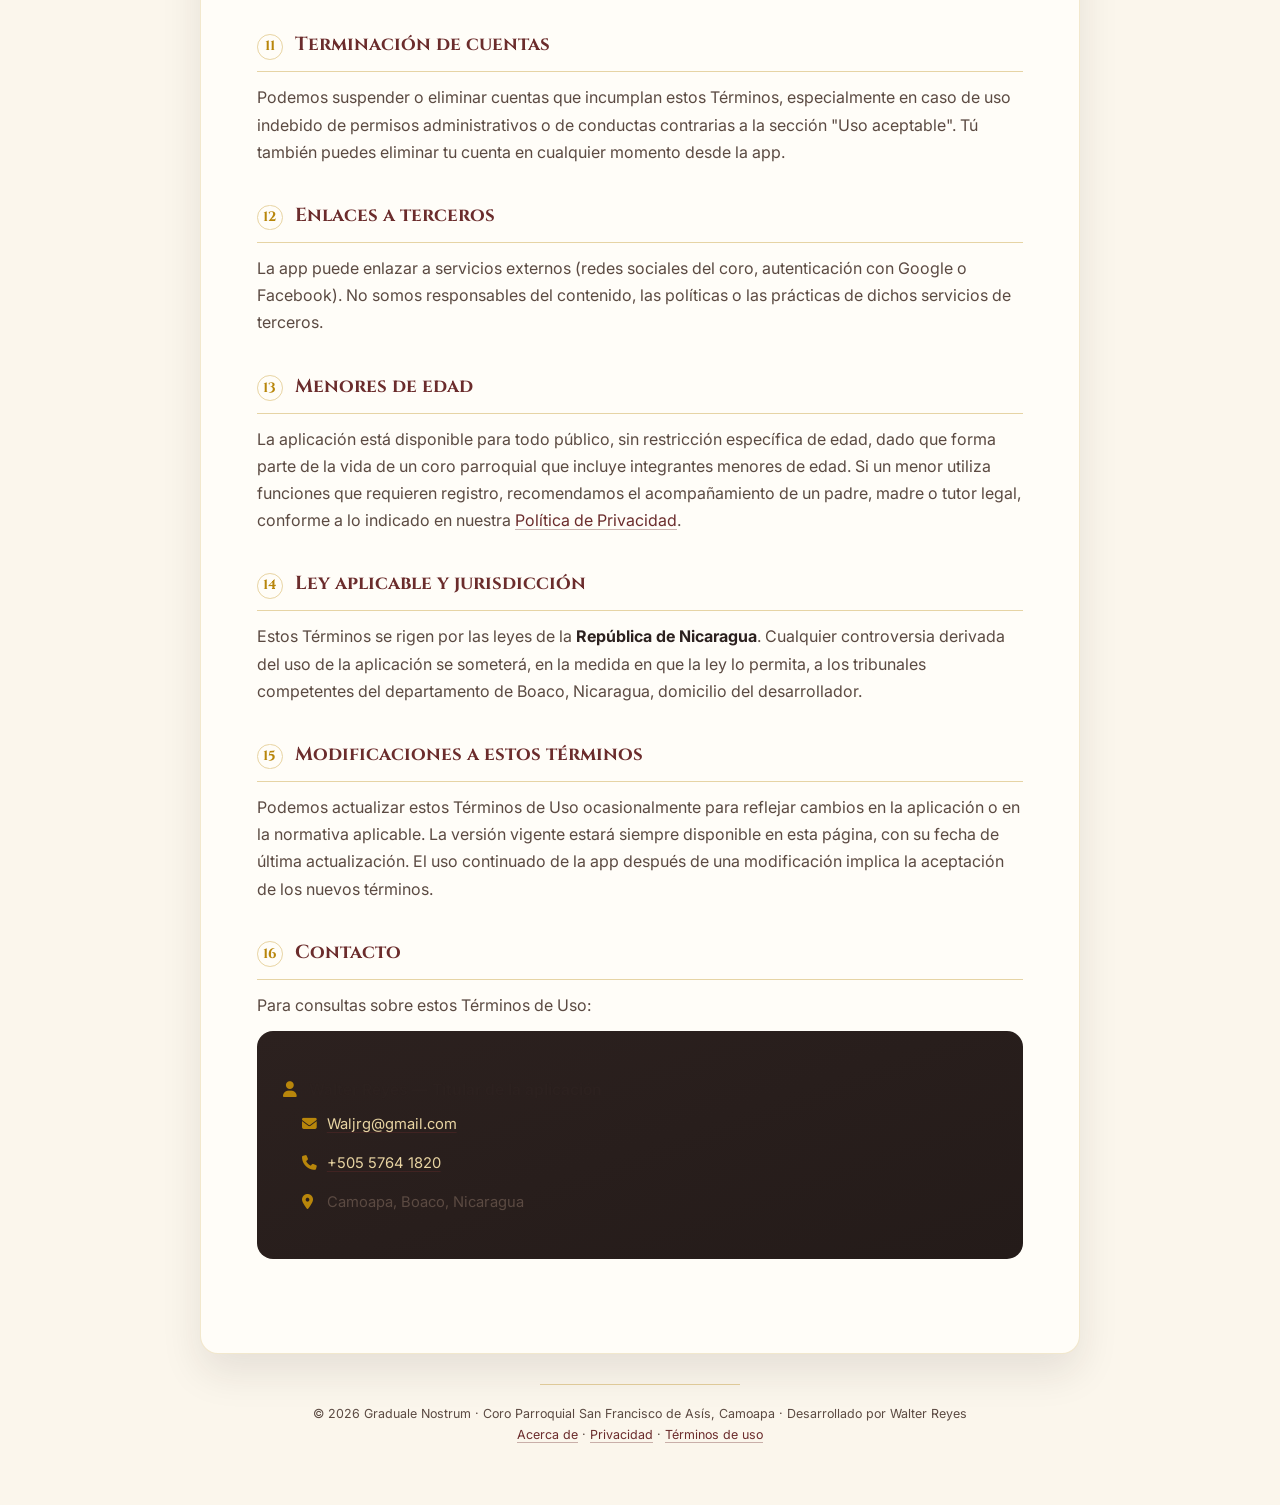
<file: terminos.html>
<!DOCTYPE html>
<html lang="es">
<head>
<meta charset="UTF-8">
<meta name="viewport" content="width=device-width, initial-scale=1.0">
<title>Términos de Uso | Graduale Nostrum</title>
<meta name="description" content="Términos y Condiciones de Uso de Graduale Nostrum, la app del Coro Parroquial San Francisco de Asís de Camoapa.">
<link rel="stylesheet" href="https://cdnjs.cloudflare.com/ajax/libs/font-awesome/6.4.0/css/all.min.css">
<link href="https://fonts.googleapis.com/css2?family=Cinzel:wght@400;700&family=Inter:wght@300;400;500;600&display=swap" rel="stylesheet">
<link rel="stylesheet" href="estilo.css">
</head>
<body>

<header class="site">
  <div class="nav-wrap">
    <a class="brand" href="index.html"><i class="fa-solid fa-scroll" style="color:var(--gold)"></i> Graduale Nostrum <small>Coro San Francisco de Asís · Camoapa</small></a>
    <nav class="pages">
      <a href="acercade.html">Acerca de</a>
      <a href="privacidad.html">Privacidad</a>
      <a href="terminos.html" class="active">Términos de uso</a>
    </nav>
  </div>
  <div class="hero">
    <div class="eyebrow">Documento legal</div>
    <h1>Términos y Condiciones de Uso</h1>
    <p class="lead">Las reglas que rigen el uso de la aplicación Graduale Nostrum y del contenido que ofrece.</p>
    <p class="meta">Última actualización: 28 de julio de 2026 · Aplicable a la app móvil y al sitio web asociado</p>
  </div>
  <div class="staff"></div>
</header>

<main>

  <div class="toc">
    <p>Contenido</p>
    <ol>
      <li><a href="#s1">Aceptación de los términos</a></li>
      <li><a href="#s2">Descripción del servicio</a></li>
      <li><a href="#s3">Cuentas de usuario</a></li>
      <li><a href="#s4">Propiedad intelectual</a></li>
      <li><a href="#s5">Uso aceptable</a></li>
      <li><a href="#s6">Roles de administración</a></li>
      <li><a href="#s7">Contenido subido por el usuario</a></li>
      <li><a href="#s8">Disponibilidad del servicio</a></li>
      <li><a href="#s9">Exención de garantías</a></li>
      <li><a href="#s10">Limitación de responsabilidad</a></li>
      <li><a href="#s11">Terminación de cuentas</a></li>
      <li><a href="#s12">Enlaces a terceros</a></li>
      <li><a href="#s13">Menores de edad</a></li>
      <li><a href="#s14">Ley aplicable y jurisdicción</a></li>
      <li><a href="#s15">Modificaciones a estos términos</a></li>
      <li><a href="#s16">Contacto</a></li>
    </ol>
  </div>

  <section class="clause" id="s1">
    <h2><span class="num">1</span>Aceptación de los términos</h2>
    <p>Al descargar, instalar o utilizar <strong>Graduale Nostrum</strong> ("la aplicación", "el Servicio"), aceptas quedar vinculado por estos Términos de Uso y por nuestra <a href="privacidad.html">Política de Privacidad</a>. Si no estás de acuerdo con alguno de estos términos, te pedimos no utilizar la aplicación.</p>
  </section>

  <section class="clause" id="s2">
    <h2><span class="num">2</span>Descripción del servicio</h2>
    <p>Graduale Nostrum es una aplicación gratuita y sin publicidad que ofrece un cantoral digital con letras, acordes, tonalidades y programaciones litúrgicas, orientada originalmente al Coro Parroquial San Francisco de Asís de Camoapa, y disponible al público en general.</p>
    <p>El Servicio es proporcionado por <strong>Walter Reyes</strong>, desarrollador autónomo, sin fines de lucro asociados a la aplicación.</p>
  </section>

  <section class="clause" id="s3">
    <h2><span class="num">3</span>Cuentas de usuario</h2>
    <p>Algunas funciones (guardar tonos personales, favoritos, programaciones, recibir avisos) requieren crear una cuenta mediante correo y contraseña, Google o Facebook. Al registrarte, te comprometes a:</p>
    <ul>
      <li>Proporcionar información veraz y mantenerla actualizada.</li>
      <li>Mantener la confidencialidad de tu contraseña y ser responsable de la actividad realizada desde tu cuenta.</li>
      <li>Notificarnos si sospechas un uso no autorizado de tu cuenta, escribiendo a <a href="mailto:Waljrg@gmail.com">Waljrg@gmail.com</a>.</li>
    </ul>
    <p>Puedes eliminar tu cuenta en cualquier momento desde la sección de perfil dentro de la app.</p>
  </section>

  <section class="clause" id="s4">
    <h2><span class="num">4</span>Propiedad intelectual</h2>
    <p>El diseño, el código, la marca "Graduale Nostrum" y las funcionalidades de la aplicación son propiedad de su desarrollador, Walter Reyes, y se ofrecen para tu uso personal, litúrgico y no comercial.</p>
    <p>En cuanto al repertorio de cantos: la aplicación funciona como una recopilación y herramienta de organización del material utilizado por el coro. Los derechos de autor de las letras, melodías y arreglos originales pertenecen a sus respectivos autores y compositores. La inclusión de un canto en la app no implica que su titular renuncie a sus derechos, y su uso dentro de la aplicación se realiza con fines litúrgicos y educativos, sin ánimo de lucro.</p>
    <p>Si eres titular de derechos sobre algún canto incluido en el catálogo y deseas solicitar su modificación o retiro, contáctanos en <a href="mailto:Waljrg@gmail.com">Waljrg@gmail.com</a>.</p>
    <p>Queda prohibida la reproducción, distribución comercial o modificación del código y diseño de la aplicación sin autorización previa y por escrito del desarrollador.</p>
  </section>

  <section class="clause" id="s5">
    <h2><span class="num">5</span>Uso aceptable</h2>
    <p>Al usar Graduale Nostrum, te comprometes a no:</p>
    <ul>
      <li>Utilizar la aplicación con fines ilícitos o contrarios a la buena fe.</li>
      <li>Intentar acceder sin autorización a cuentas, datos o funciones administrativas que no te correspondan.</li>
      <li>Subir contenido ofensivo, difamatorio o que infrinja derechos de terceros (por ejemplo, en fotos de perfil).</li>
      <li>Interferir con el funcionamiento normal de la aplicación o de sus servicios asociados (Firebase, Supabase).</li>
      <li>Realizar ingeniería inversa del código de la aplicación con fines de explotación comercial no autorizada.</li>
    </ul>
  </section>

  <section class="clause" id="s6">
    <h2><span class="num">6</span>Roles de administración</h2>
    <p>Ciertos usuarios pueden recibir el rol de <strong>administrador</strong>, otorgado a discreción del titular de la aplicación o de los responsables del coro, con permisos para editar el catálogo de cantos, gestionar programaciones y designar a otros administradores. Este rol conlleva la responsabilidad de usarlo de forma diligente y conforme al propósito litúrgico del coro.</p>
  </section>

  <section class="clause" id="s7">
    <h2><span class="num">7</span>Contenido subido por el usuario</h2>
    <p>Si subes una fotografía de perfil u otro contenido a través de la app, declaras que tienes derecho a hacerlo y otorgas a Graduale Nostrum una licencia limitada para almacenar y mostrar dicho contenido únicamente dentro de la aplicación, con el fin de brindarte el Servicio.</p>
  </section>

  <section class="clause" id="s8">
    <h2><span class="num">8</span>Disponibilidad del servicio</h2>
    <p>Nos esforzamos por mantener la aplicación disponible y funcionando correctamente, pero no garantizamos un funcionamiento ininterrumpido o libre de errores. Podemos modificar, suspender o discontinuar funciones de la app, temporal o permanentemente, con o sin previo aviso, especialmente por tratarse de un proyecto mantenido de forma independiente.</p>
  </section>

  <section class="clause" id="s9">
    <h2><span class="num">9</span>Exención de garantías</h2>
    <p>Graduale Nostrum se ofrece "tal cual" y "según disponibilidad", sin garantías de ningún tipo, expresas o implícitas, incluyendo garantías de comerciabilidad, idoneidad para un propósito particular o exactitud del contenido del repertorio.</p>
  </section>

  <section class="clause" id="s10">
    <h2><span class="num">10</span>Limitación de responsabilidad</h2>
    <p>En la medida permitida por la ley, el desarrollador no será responsable por daños indirectos, incidentales o consecuentes derivados del uso o la imposibilidad de uso de la aplicación, incluyendo pérdida de datos guardados localmente en tu dispositivo.</p>
  </section>

  <section class="clause" id="s11">
    <h2><span class="num">11</span>Terminación de cuentas</h2>
    <p>Podemos suspender o eliminar cuentas que incumplan estos Términos, especialmente en caso de uso indebido de permisos administrativos o de conductas contrarias a la sección "Uso aceptable". Tú también puedes eliminar tu cuenta en cualquier momento desde la app.</p>
  </section>

  <section class="clause" id="s12">
    <h2><span class="num">12</span>Enlaces a terceros</h2>
    <p>La app puede enlazar a servicios externos (redes sociales del coro, autenticación con Google o Facebook). No somos responsables del contenido, las políticas o las prácticas de dichos servicios de terceros.</p>
  </section>

  <section class="clause" id="s13">
    <h2><span class="num">13</span>Menores de edad</h2>
    <p>La aplicación está disponible para todo público, sin restricción específica de edad, dado que forma parte de la vida de un coro parroquial que incluye integrantes menores de edad. Si un menor utiliza funciones que requieren registro, recomendamos el acompañamiento de un padre, madre o tutor legal, conforme a lo indicado en nuestra <a href="privacidad.html#s11">Política de Privacidad</a>.</p>
  </section>

  <section class="clause" id="s14">
    <h2><span class="num">14</span>Ley aplicable y jurisdicción</h2>
    <p>Estos Términos se rigen por las leyes de la <strong>República de Nicaragua</strong>. Cualquier controversia derivada del uso de la aplicación se someterá, en la medida en que la ley lo permita, a los tribunales competentes del departamento de Boaco, Nicaragua, domicilio del desarrollador.</p>
  </section>

  <section class="clause" id="s15">
    <h2><span class="num">15</span>Modificaciones a estos términos</h2>
    <p>Podemos actualizar estos Términos de Uso ocasionalmente para reflejar cambios en la aplicación o en la normativa aplicable. La versión vigente estará siempre disponible en esta página, con su fecha de última actualización. El uso continuado de la app después de una modificación implica la aceptación de los nuevos términos.</p>
  </section>

  <section class="clause" id="s16">
    <h2><span class="num">16</span>Contacto</h2>
    <p>Para consultas sobre estos Términos de Uso:</p>
    <div class="contact-card">
      <h3><i class="fa-solid fa-user"></i> Walter Reyes — Titular de la aplicación</h3>
      <ul>
        <li><i class="fa-solid fa-envelope"></i> <a href="mailto:Waljrg@gmail.com">Waljrg@gmail.com</a></li>
        <li><i class="fa-solid fa-phone"></i> <a href="tel:+50557641820">+505 5764 1820</a></li>
        <li><i class="fa-solid fa-location-dot"></i> Camoapa, Boaco, Nicaragua</li>
      </ul>
    </div>
  </section>

</main>

<footer class="site">
  <div class="rule"></div>
  <p>© 2026 Graduale Nostrum · Coro Parroquial San Francisco de Asís, Camoapa · Desarrollado por Walter Reyes<br>
  <a href="index.html">Acerca de</a> · <a href="privacidad.html">Privacidad</a> · <a href="terminos.html">Términos de uso</a></p>
</footer>

</body>
</html>
</file>
<file: estilo.css>
/* ============================================================
   Graduale Nostrum — hoja de estilos compartida
   Páginas legales e institucionales (Acerca de / Privacidad / Términos)
   ============================================================ */

:root{
  --bg: #FBF6EC;
  --bg-page: #FFFDF8;
  --ink: #2C211F;
  --ink-soft: #5B4A42;
  --gold: #B8860B;
  --gold-light: #E8D4A2;
  --gold-pale: #F3E7C9;
  --maroon: #6B2C2C;
  --rule: rgba(184,134,11,0.35);
  --radius: 18px;
  --shadow: 0 18px 40px rgba(44,33,31,0.10);
  --serif: 'Cinzel', 'Iowan Old Style', Georgia, serif;
  --body: 'Inter', -apple-system, BlinkMacSystemFont, 'Segoe UI', sans-serif;
}

*{ box-sizing: border-box; }

html{ scroll-behavior: smooth; }

body{
  margin:0;
  background:
    radial-gradient(1200px 400px at 50% -80px, rgba(184,134,11,0.08), transparent 60%),
    var(--bg);
  color: var(--ink);
  font-family: var(--body);
  line-height: 1.7;
  -webkit-font-smoothing: antialiased;
}

a{ color: var(--maroon); text-decoration-color: rgba(107,44,44,0.35); text-underline-offset: 3px; }
a:hover{ color: var(--gold); }
a:focus-visible, button:focus-visible{ outline: 2px solid var(--gold); outline-offset: 3px; }

/* --- Pentagrama decorativo (motivo de canto gregoriano) --- */
.staff{
  width: 100%;
  height: 14px;
  margin: 0 auto;
  background-image: repeating-linear-gradient(
    to bottom,
    var(--rule) 0px, var(--rule) 1px,
    transparent 1px, transparent 3.2px
  );
  opacity: 0.9;
}

/* --- Encabezado / navegación --- */
header.site{
  background: linear-gradient(180deg, var(--ink) 0%, #241B19 100%);
  color: var(--gold-pale);
  padding: 34px 20px 0;
}
.nav-wrap{
  max-width: 880px;
  margin: 0 auto;
  display:flex;
  flex-wrap: wrap;
  align-items: baseline;
  justify-content: space-between;
  gap: 14px;
  padding-bottom: 22px;
}
.brand{
  display:flex;
  align-items:baseline;
  gap:10px;
  font-family: var(--serif);
  font-weight: 700;
  letter-spacing: 0.5px;
  font-size: 1.25rem;
  color: #FFF6E0;
  text-decoration:none;
}
.brand small{
  font-family: var(--body);
  font-weight: 400;
  font-size: 0.7rem;
  letter-spacing: 0.06em;
  text-transform: uppercase;
  color: var(--gold-light);
  opacity: 0.85;
}
nav.pages{ display:flex; gap: 22px; flex-wrap: wrap; }
nav.pages a{
  color: var(--gold-light);
  font-size: 0.85rem;
  letter-spacing: 0.03em;
  text-decoration: none;
  padding-bottom: 4px;
  border-bottom: 1px solid transparent;
}
nav.pages a:hover, nav.pages a.active{
  color: #FFF6E0;
  border-bottom-color: var(--gold);
}

/* --- Portada de sección (hero) --- */
.hero{
  max-width: 880px;
  margin: 0 auto;
  padding: 10px 20px 46px;
}
.eyebrow{
  font-family: var(--serif);
  font-size: 0.72rem;
  letter-spacing: 0.22em;
  text-transform: uppercase;
  color: var(--gold);
}
.hero h1{
  font-family: var(--serif);
  font-weight: 700;
  font-size: clamp(1.7rem, 4.2vw, 2.5rem);
  margin: 10px 0 8px;
  color: #FFF6E0;
}
.hero p.lead{
  color: var(--gold-light);
  max-width: 62ch;
  font-size: 1rem;
  margin: 0;
}
.hero .meta{
  margin-top: 18px;
  font-size: 0.78rem;
  color: rgba(232,212,162,0.65);
}

/* --- Cuerpo del documento --- */
main{
  max-width: 880px;
  margin: -18px auto 0;
  background: var(--bg-page);
  border-radius: var(--radius);
  box-shadow: var(--shadow);
  border: 1px solid rgba(184,134,11,0.18);
  padding: 44px clamp(20px, 5vw, 56px) 60px;
  position: relative;
}

.toc{
  background: var(--gold-pale);
  border: 1px solid var(--rule);
  border-radius: 14px;
  padding: 18px 22px;
  margin: 8px 0 36px;
}
.toc p{ margin: 0 0 8px; font-family: var(--serif); font-size: 0.78rem; letter-spacing: 0.08em; text-transform: uppercase; color: var(--maroon); }
.toc ol{ margin:0; padding-left: 1.2em; columns: 2; column-gap: 24px; font-size: 0.88rem; }
.toc li{ break-inside: avoid; margin-bottom: 6px; }
.toc a{ text-decoration:none; }

section.clause{ margin: 0 0 34px; scroll-margin-top: 20px; }
section.clause h2{
  font-family: var(--serif);
  font-size: 1.18rem;
  color: var(--maroon);
  display:flex;
  align-items:baseline;
  gap: 12px;
  margin: 0 0 12px;
  padding-bottom: 10px;
  border-bottom: 1px solid var(--rule);
}
section.clause h2 .num{
  font-family: var(--serif);
  font-size: 0.85rem;
  color: var(--gold);
  border: 1px solid var(--gold-light);
  border-radius: 50%;
  width: 1.9em; height: 1.9em;
  display:inline-flex; align-items:center; justify-content:center;
  flex: none;
}
section.clause h3{
  font-family: var(--body);
  font-weight: 600;
  font-size: 0.98rem;
  color: var(--ink);
  margin: 20px 0 8px;
}
section.clause p{ margin: 0 0 12px; color: var(--ink-soft); }
section.clause ul, section.clause ol.plain{ margin: 0 0 12px; padding-left: 1.3em; color: var(--ink-soft); }
section.clause li{ margin-bottom: 6px; }
section.clause strong{ color: var(--ink); }

.callout{
  background: #FAF3E0;
  border-left: 3px solid var(--gold);
  border-radius: 8px;
  padding: 14px 18px;
  font-size: 0.92rem;
  color: var(--ink-soft);
  margin: 0 0 16px;
}

table.data-table{ width:100%; border-collapse: collapse; margin: 10px 0 18px; font-size: 0.88rem; }
table.data-table th, table.data-table td{ text-align:left; padding: 9px 10px; border-bottom: 1px solid var(--rule); color: var(--ink-soft); vertical-align: top; }
table.data-table th{ font-family: var(--serif); font-weight:700; color: var(--maroon); font-size: 0.78rem; letter-spacing:0.03em; text-transform: uppercase; }

.contact-card{
  background: linear-gradient(160deg, var(--ink) 0%, #241B19 100%);
  color: var(--gold-pale);
  border-radius: 16px;
  padding: 26px 26px;
  margin-top: 10px;
}
.contact-card h3{ font-family: var(--serif); color: #FFF6E0; margin: 0 0 12px; font-size: 1.02rem; }
.contact-card ul{ list-style:none; margin:0; padding:0; display:grid; gap:8px; font-size:0.92rem; }
.contact-card a{ color: var(--gold-light); }
.contact-card i{ width: 1.4em; color: var(--gold); }

/* --- Tarjetas para Acerca de --- */
.grid-cards{ display:grid; grid-template-columns: repeat(auto-fit, minmax(210px,1fr)); gap: 16px; margin: 8px 0 10px; }
.card{ background: var(--gold-pale); border: 1px solid var(--rule); border-radius: 14px; padding: 18px; }
.card i{ color: var(--gold); font-size: 1.1rem; margin-bottom: 8px; display:block; }
.card h4{ font-family: var(--serif); margin: 0 0 6px; font-size: 0.95rem; color: var(--maroon); }
.card p{ margin:0; font-size: 0.86rem; color: var(--ink-soft); }

/* --- Pie de página --- */
footer.site{
  max-width: 880px;
  margin: 30px auto 60px;
  padding: 0 20px;
  text-align:center;
  color: var(--ink-soft);
  font-size: 0.78rem;
}
footer.site .rule{ height:1px; background: var(--rule); margin: 0 auto 18px; max-width: 200px; }
footer.site a{ color: var(--maroon); }

@media (max-width: 560px){
  .toc ol{ columns: 1; }
  main{ padding: 34px 18px 44px; }
  .nav-wrap{ padding-bottom: 16px; }
}
</file>
